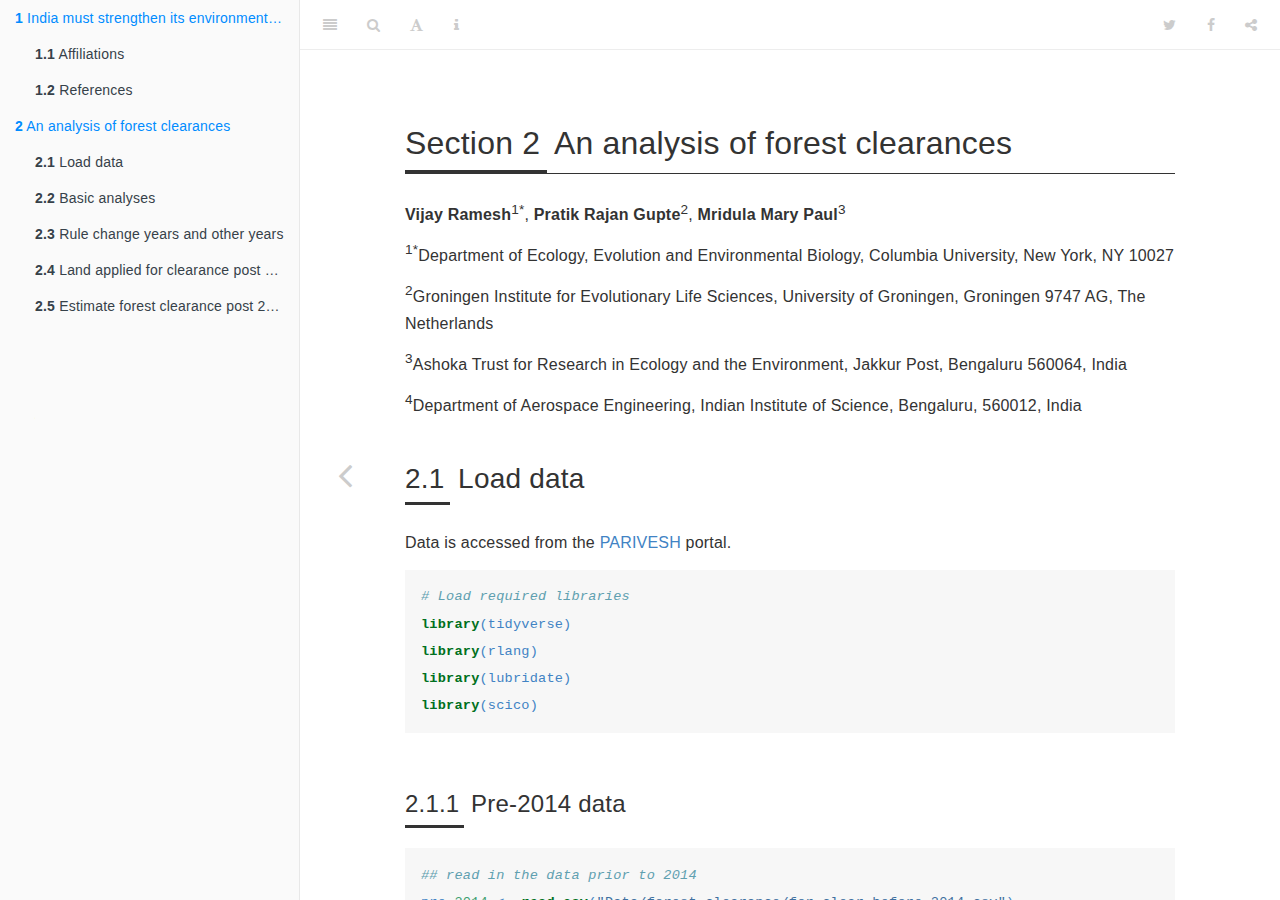
<file: docs/an-analysis-of-forest-clearances.html>
<!DOCTYPE html>
<html lang="" xml:lang="">
<head>

  <meta charset="utf-8" />
  <meta http-equiv="X-UA-Compatible" content="IE=edge" />
  <title>Section 2 An analysis of forest clearances | India must strengthen its environmental governance regime</title>
  <meta name="description" content="Section 2 An analysis of forest clearances | India must strengthen its environmental governance regime" />
  <meta name="generator" content="bookdown 0.19 and GitBook 2.6.7" />

  <meta property="og:title" content="Section 2 An analysis of forest clearances | India must strengthen its environmental governance regime" />
  <meta property="og:type" content="book" />
  
  
  
  <meta name="github-repo" content="pratikunterwegs/forest-clearance-india" />

  <meta name="twitter:card" content="summary" />
  <meta name="twitter:title" content="Section 2 An analysis of forest clearances | India must strengthen its environmental governance regime" />
  
  
  

<meta name="author" content="Vijay Ramesh1*, Pratik Rajan Gupte2, Mridula Mary Paul3" />


<meta name="date" content="2020-08-03" />

  <meta name="viewport" content="width=device-width, initial-scale=1" />
  <meta name="apple-mobile-web-app-capable" content="yes" />
  <meta name="apple-mobile-web-app-status-bar-style" content="black" />
  
  
<link rel="prev" href="index.html"/>

<script src="libs/jquery-2.2.3/jquery.min.js"></script>
<link href="libs/gitbook-2.6.7/css/style.css" rel="stylesheet" />
<link href="libs/gitbook-2.6.7/css/plugin-table.css" rel="stylesheet" />
<link href="libs/gitbook-2.6.7/css/plugin-bookdown.css" rel="stylesheet" />
<link href="libs/gitbook-2.6.7/css/plugin-highlight.css" rel="stylesheet" />
<link href="libs/gitbook-2.6.7/css/plugin-search.css" rel="stylesheet" />
<link href="libs/gitbook-2.6.7/css/plugin-fontsettings.css" rel="stylesheet" />
<link href="libs/gitbook-2.6.7/css/plugin-clipboard.css" rel="stylesheet" />











<style type="text/css">
a.sourceLine { display: inline-block; line-height: 1.25; }
a.sourceLine { pointer-events: none; color: inherit; text-decoration: inherit; }
a.sourceLine:empty { height: 1.2em; }
.sourceCode { overflow: visible; }
code.sourceCode { white-space: pre; position: relative; }
pre.sourceCode { margin: 0; }
@media screen {
div.sourceCode { overflow: auto; }
}
@media print {
code.sourceCode { white-space: pre-wrap; }
a.sourceLine { text-indent: -1em; padding-left: 1em; }
}
pre.numberSource a.sourceLine
  { position: relative; left: -4em; }
pre.numberSource a.sourceLine::before
  { content: attr(title);
    position: relative; left: -1em; text-align: right; vertical-align: baseline;
    border: none; pointer-events: all; display: inline-block;
    -webkit-touch-callout: none; -webkit-user-select: none;
    -khtml-user-select: none; -moz-user-select: none;
    -ms-user-select: none; user-select: none;
    padding: 0 4px; width: 4em;
    color: #aaaaaa;
  }
pre.numberSource { margin-left: 3em; border-left: 1px solid #aaaaaa;  padding-left: 4px; }
div.sourceCode
  {  }
@media screen {
a.sourceLine::before { text-decoration: underline; }
}
code span.al { color: #ff0000; font-weight: bold; } /* Alert */
code span.an { color: #60a0b0; font-weight: bold; font-style: italic; } /* Annotation */
code span.at { color: #7d9029; } /* Attribute */
code span.bn { color: #40a070; } /* BaseN */
code span.bu { } /* BuiltIn */
code span.cf { color: #007020; font-weight: bold; } /* ControlFlow */
code span.ch { color: #4070a0; } /* Char */
code span.cn { color: #880000; } /* Constant */
code span.co { color: #60a0b0; font-style: italic; } /* Comment */
code span.cv { color: #60a0b0; font-weight: bold; font-style: italic; } /* CommentVar */
code span.do { color: #ba2121; font-style: italic; } /* Documentation */
code span.dt { color: #902000; } /* DataType */
code span.dv { color: #40a070; } /* DecVal */
code span.er { color: #ff0000; font-weight: bold; } /* Error */
code span.ex { } /* Extension */
code span.fl { color: #40a070; } /* Float */
code span.fu { color: #06287e; } /* Function */
code span.im { } /* Import */
code span.in { color: #60a0b0; font-weight: bold; font-style: italic; } /* Information */
code span.kw { color: #007020; font-weight: bold; } /* Keyword */
code span.op { color: #666666; } /* Operator */
code span.ot { color: #007020; } /* Other */
code span.pp { color: #bc7a00; } /* Preprocessor */
code span.sc { color: #4070a0; } /* SpecialChar */
code span.ss { color: #bb6688; } /* SpecialString */
code span.st { color: #4070a0; } /* String */
code span.va { color: #19177c; } /* Variable */
code span.vs { color: #4070a0; } /* VerbatimString */
code span.wa { color: #60a0b0; font-weight: bold; font-style: italic; } /* Warning */
</style>

<link rel="stylesheet" href="style.css" type="text/css" />
</head>

<body>



  <div class="book without-animation with-summary font-size-2 font-family-1" data-basepath=".">

    <div class="book-summary">
      <nav role="navigation">

<ul class="summary">
<li class="chapter" data-level="1" data-path="index.html"><a href="index.html"><i class="fa fa-check"></i><b>1</b> India must strengthen its environmental governance regime</a><ul>
<li class="chapter" data-level="1.1" data-path="index.html"><a href="index.html#affiliations"><i class="fa fa-check"></i><b>1.1</b> Affiliations</a></li>
<li class="chapter" data-level="1.2" data-path="index.html"><a href="index.html#references"><i class="fa fa-check"></i><b>1.2</b> References</a></li>
</ul></li>
<li class="chapter" data-level="2" data-path="an-analysis-of-forest-clearances.html"><a href="an-analysis-of-forest-clearances.html"><i class="fa fa-check"></i><b>2</b> An analysis of forest clearances</a><ul>
<li class="chapter" data-level="2.1" data-path="an-analysis-of-forest-clearances.html"><a href="an-analysis-of-forest-clearances.html#load-data"><i class="fa fa-check"></i><b>2.1</b> Load data</a><ul>
<li class="chapter" data-level="2.1.1" data-path="an-analysis-of-forest-clearances.html"><a href="an-analysis-of-forest-clearances.html#pre-2014-data"><i class="fa fa-check"></i><b>2.1.1</b> Pre-2014 data</a></li>
<li class="chapter" data-level="2.1.2" data-path="an-analysis-of-forest-clearances.html"><a href="an-analysis-of-forest-clearances.html#post-2014-data"><i class="fa fa-check"></i><b>2.1.2</b> Post-2014 data</a></li>
<li class="chapter" data-level="2.1.3" data-path="an-analysis-of-forest-clearances.html"><a href="an-analysis-of-forest-clearances.html#bind-data"><i class="fa fa-check"></i><b>2.1.3</b> Bind data</a></li>
</ul></li>
<li class="chapter" data-level="2.2" data-path="an-analysis-of-forest-clearances.html"><a href="an-analysis-of-forest-clearances.html#basic-analyses"><i class="fa fa-check"></i><b>2.2</b> Basic analyses</a><ul>
<li class="chapter" data-level="2.2.1" data-path="an-analysis-of-forest-clearances.html"><a href="an-analysis-of-forest-clearances.html#getting-the-status-of-applications"><i class="fa fa-check"></i><b>2.2.1</b> Getting the status of applications</a></li>
<li class="chapter" data-level="2.2.2" data-path="an-analysis-of-forest-clearances.html"><a href="an-analysis-of-forest-clearances.html#area-applied-for-over-years"><i class="fa fa-check"></i><b>2.2.2</b> Area applied for over years</a></li>
</ul></li>
<li class="chapter" data-level="2.3" data-path="an-analysis-of-forest-clearances.html"><a href="an-analysis-of-forest-clearances.html#rule-change-years-and-other-years"><i class="fa fa-check"></i><b>2.3</b> Rule change years and other years</a><ul>
<li class="chapter" data-level="2.3.1" data-path="an-analysis-of-forest-clearances.html"><a href="an-analysis-of-forest-clearances.html#prepare-data-for-models"><i class="fa fa-check"></i><b>2.3.1</b> Prepare data for models</a></li>
<li class="chapter" data-level="2.3.2" data-path="an-analysis-of-forest-clearances.html"><a href="an-analysis-of-forest-clearances.html#area-in-relation-to-rule-change"><i class="fa fa-check"></i><b>2.3.2</b> Area in relation to rule change</a></li>
<li class="chapter" data-level="2.3.3" data-path="an-analysis-of-forest-clearances.html"><a href="an-analysis-of-forest-clearances.html#area-approved-in-relation-to-rule-change"><i class="fa fa-check"></i><b>2.3.3</b> Area approved in relation to rule change</a></li>
<li class="chapter" data-level="2.3.4" data-path="an-analysis-of-forest-clearances.html"><a href="an-analysis-of-forest-clearances.html#proportion-of-success-in-relation-to-rule-change"><i class="fa fa-check"></i><b>2.3.4</b> Proportion of success in relation to rule change</a></li>
</ul></li>
<li class="chapter" data-level="2.4" data-path="an-analysis-of-forest-clearances.html"><a href="an-analysis-of-forest-clearances.html#land-applied-for-clearance-post-2014"><i class="fa fa-check"></i><b>2.4</b> Land applied for clearance post 2014</a></li>
<li class="chapter" data-level="2.5" data-path="an-analysis-of-forest-clearances.html"><a href="an-analysis-of-forest-clearances.html#estimate-forest-clearance-post-2014"><i class="fa fa-check"></i><b>2.5</b> Estimate forest clearance post 2014</a><ul>
<li class="chapter" data-level="2.5.1" data-path="an-analysis-of-forest-clearances.html"><a href="an-analysis-of-forest-clearances.html#proportion-of-forest-area-approved-pre-2014"><i class="fa fa-check"></i><b>2.5.1</b> Proportion of forest area approved pre-2014</a></li>
<li class="chapter" data-level="2.5.2" data-path="an-analysis-of-forest-clearances.html"><a href="an-analysis-of-forest-clearances.html#total-area-potentially-approved-for-clearance-post-2014"><i class="fa fa-check"></i><b>2.5.2</b> Total area potentially approved for clearance post 2014</a></li>
<li class="chapter" data-level="2.5.3" data-path="an-analysis-of-forest-clearances.html"><a href="an-analysis-of-forest-clearances.html#projected-clearances-in-relation-to-pre-2014-clearances"><i class="fa fa-check"></i><b>2.5.3</b> Projected clearances in relation to pre-2014 clearances</a></li>
</ul></li>
</ul></li>
</ul>

      </nav>
    </div>

    <div class="book-body">
      <div class="body-inner">
        <div class="book-header" role="navigation">
          <h1>
            <i class="fa fa-circle-o-notch fa-spin"></i><a href="./">India must strengthen its environmental governance regime</a>
          </h1>
        </div>

        <div class="page-wrapper" tabindex="-1" role="main">
          <div class="page-inner">

            <section class="normal" id="section-">
<div id="an-analysis-of-forest-clearances" class="section level1">
<h1><span class="header-section-number">Section 2</span> An analysis of forest clearances</h1>
<p><strong>Vijay Ramesh</strong><sup>1*</sup>, <strong>Pratik Rajan Gupte</strong><sup>2</sup>, <strong>Mridula Mary Paul</strong><sup>3</sup></p>
<p><sup>1*</sup>Department of Ecology, Evolution and Environmental Biology, Columbia University, New York, NY 10027</p>
<p><sup>2</sup>Groningen Institute for Evolutionary Life Sciences, University of Groningen, Groningen 9747 AG, The Netherlands</p>
<p><sup>3</sup>Ashoka Trust for Research in Ecology and the Environment, Jakkur Post, Bengaluru 560064, India</p>
<p><sup>4</sup>Department of Aerospace Engineering, Indian Institute of Science, Bengaluru, 560012, India</p>
<div id="load-data" class="section level2">
<h2><span class="header-section-number">2.1</span> Load data</h2>
<p>Data is accessed from the <a href="parivesh.nic.in">PARIVESH</a> portal.</p>
<div class="sourceCode" id="cb1"><pre class="sourceCode r"><code class="sourceCode r"><a class="sourceLine" id="cb1-1" title="1"><span class="co"># Load required libraries</span></a>
<a class="sourceLine" id="cb1-2" title="2"><span class="kw">library</span>(tidyverse)</a>
<a class="sourceLine" id="cb1-3" title="3"><span class="kw">library</span>(rlang)</a>
<a class="sourceLine" id="cb1-4" title="4"><span class="kw">library</span>(lubridate)</a>
<a class="sourceLine" id="cb1-5" title="5"><span class="kw">library</span>(scico)</a></code></pre></div>
<div id="pre-2014-data" class="section level3">
<h3><span class="header-section-number">2.1.1</span> Pre-2014 data</h3>
<div class="sourceCode" id="cb2"><pre class="sourceCode r"><code class="sourceCode r"><a class="sourceLine" id="cb2-1" title="1"><span class="co">## read in the data prior to 2014</span></a>
<a class="sourceLine" id="cb2-2" title="2">pre_<span class="dv">2014</span> &lt;-<span class="st"> </span><span class="kw">read_csv</span>(<span class="st">&quot;Data/forest_clearance/for_clear_before_2014.csv&quot;</span>)</a></code></pre></div>
<pre><code>## Parsed with column specification:
## cols(
##   ID = col_double(),
##   PROPOSAL_NO = col_character(),
##   USER_ID = col_character(),
##   PROPOSAL_NAME = col_character(),
##   CATEGORY = col_character(),
##   USER_AGENCY_NAME = col_character(),
##   AREA_APPLIED = col_double(),
##   DATE_FROM_UA_TO_NODAL = col_character(),
##   STATE_NAME = col_character(),
##   PROPOSAL_STATUS = col_character(),
##   PROPOSAL_STATUS1 = col_character(),
##   RESTATUS = col_character()
## )</code></pre>
<div class="sourceCode" id="cb4"><pre class="sourceCode r"><code class="sourceCode r"><a class="sourceLine" id="cb4-1" title="1"><span class="co"># rename columns</span></a>
<a class="sourceLine" id="cb4-2" title="2">pre_<span class="dv">2014</span> &lt;-<span class="st"> </span>pre_<span class="dv">2014</span> <span class="op">%&gt;%</span><span class="st"> </span></a>
<a class="sourceLine" id="cb4-3" title="3"><span class="st">  `</span><span class="dt">colnames&lt;-</span><span class="st">`</span>(<span class="kw">str_replace_all</span>(<span class="kw">str_to_lower</span>(<span class="kw">colnames</span>(.)),</a>
<a class="sourceLine" id="cb4-4" title="4">                               <span class="st">&quot; &quot;</span>, <span class="st">&quot;_&quot;</span>))</a>
<a class="sourceLine" id="cb4-5" title="5"></a>
<a class="sourceLine" id="cb4-6" title="6"><span class="co"># get year of applications</span></a>
<a class="sourceLine" id="cb4-7" title="7">pre_<span class="dv">2014</span> &lt;-<span class="st"> </span><span class="kw">mutate</span>(pre_<span class="dv">2014</span>,</a>
<a class="sourceLine" id="cb4-8" title="8">                   <span class="dt">year =</span> <span class="kw">year</span>(<span class="kw">dmy</span>(date_from_ua_to_nodal))) <span class="op">%&gt;%</span><span class="st"> </span></a>
<a class="sourceLine" id="cb4-9" title="9"><span class="st">  </span><span class="kw">filter</span>(year <span class="op">&gt;=</span><span class="st"> </span><span class="dv">1994</span>)</a></code></pre></div>
</div>
<div id="post-2014-data" class="section level3">
<h3><span class="header-section-number">2.1.2</span> Post-2014 data</h3>
<p>We do not consider lease renewals in our analysis. This is a simple way to avoid double counting.</p>
<div class="sourceCode" id="cb5"><pre class="sourceCode r"><code class="sourceCode r"><a class="sourceLine" id="cb5-1" title="1"><span class="co"># get the same data for post 2014 period</span></a>
<a class="sourceLine" id="cb5-2" title="2">post_<span class="dv">2014</span> &lt;-<span class="st"> </span><span class="kw">list.files</span>(<span class="st">&quot;Data/forest_clearance/&quot;</span>, </a>
<a class="sourceLine" id="cb5-3" title="3">                        <span class="dt">pattern =</span> <span class="st">&quot;after_2014&quot;</span>,</a>
<a class="sourceLine" id="cb5-4" title="4">                        <span class="dt">full.names =</span> <span class="ot">TRUE</span>) <span class="op">%&gt;%</span><span class="st"> </span></a>
<a class="sourceLine" id="cb5-5" title="5"><span class="st">  </span><span class="kw">str_subset</span>(<span class="st">&quot;Renew&quot;</span>, <span class="dt">negate =</span> T)</a>
<a class="sourceLine" id="cb5-6" title="6">post_<span class="dv">2014</span> &lt;-<span class="st"> </span><span class="kw">map</span>(post_<span class="dv">2014</span>, read_csv)</a></code></pre></div>
<pre><code>## Parsed with column specification:
## cols(
##   id = col_double(),
##   state_name = col_character(),
##   Proposal_no = col_character(),
##   Onlineuserid = col_double(),
##   user_id = col_character(),
##   Proposal_Name = col_character(),
##   category = col_character(),
##   user_agency_name = col_character(),
##   area_applied = col_double(),
##   date_from_ua_to_nodal = col_character(),
##   proposal_status = col_character(),
##   date_of_recomm = col_character(),
##   Undersection_Act = col_character()
## )</code></pre>
<pre><code>## Parsed with column specification:
## cols(
##   id = col_double(),
##   Proposal_no = col_character(),
##   user_id = col_double(),
##   Moef_file_no = col_character(),
##   Proposal_Name = col_character(),
##   category = col_character(),
##   user_agency_name = col_character(),
##   area_applied = col_double(),
##   date_from_ua_to_nodal = col_character(),
##   State_Name = col_character(),
##   proposal_status = col_character(),
##   date_of_recomm = col_character(),
##   user_id1 = col_double()
## )</code></pre>
<pre><code>## Parsed with column specification:
## cols(
##   id = col_double(),
##   state_name = col_character(),
##   Proposal_no = col_character(),
##   Onlineuserid = col_double(),
##   user_id = col_character(),
##   Proposal_Name = col_character(),
##   category = col_character(),
##   user_agency_name = col_character(),
##   area_applied = col_double(),
##   date_from_ua_to_nodal = col_character(),
##   proposal_status = col_character(),
##   date_of_recomm = col_character()
## )</code></pre>
<div class="sourceCode" id="cb9"><pre class="sourceCode r"><code class="sourceCode r"><a class="sourceLine" id="cb9-1" title="1">post_<span class="dv">2014</span> &lt;-<span class="st"> </span><span class="kw">map</span>(post_<span class="dv">2014</span>, <span class="cf">function</span>(x) {</a>
<a class="sourceLine" id="cb9-2" title="2">  <span class="kw">mutate_at</span>(x, <span class="kw">vars</span>(<span class="st">&quot;user_id&quot;</span>), as.character)</a>
<a class="sourceLine" id="cb9-3" title="3">})</a>
<a class="sourceLine" id="cb9-4" title="4">post_<span class="dv">2014</span> &lt;-<span class="st"> </span><span class="kw">bind_rows</span>(post_<span class="dv">2014</span>)</a>
<a class="sourceLine" id="cb9-5" title="5"></a>
<a class="sourceLine" id="cb9-6" title="6">post_<span class="dv">2014</span> &lt;-<span class="st"> </span>post_<span class="dv">2014</span> <span class="op">%&gt;%</span><span class="st"> </span></a>
<a class="sourceLine" id="cb9-7" title="7"><span class="st">  `</span><span class="dt">colnames&lt;-</span><span class="st">`</span>(<span class="kw">str_replace_all</span>(<span class="kw">str_to_lower</span>(<span class="kw">colnames</span>(.)),</a>
<a class="sourceLine" id="cb9-8" title="8">                               <span class="st">&quot; &quot;</span>, <span class="st">&quot;_&quot;</span>))</a>
<a class="sourceLine" id="cb9-9" title="9"></a>
<a class="sourceLine" id="cb9-10" title="10"><span class="co"># get year</span></a>
<a class="sourceLine" id="cb9-11" title="11">post_<span class="dv">2014</span><span class="op">$</span>year &lt;-<span class="st"> </span>post_<span class="dv">2014</span><span class="op">$</span>date_from_ua_to_nodal <span class="op">%&gt;%</span><span class="st"> </span><span class="kw">dmy</span>() <span class="op">%&gt;%</span><span class="st"> </span>year</a></code></pre></div>
</div>
<div id="bind-data" class="section level3">
<h3><span class="header-section-number">2.1.3</span> Bind data</h3>
<div class="sourceCode" id="cb10"><pre class="sourceCode r"><code class="sourceCode r"><a class="sourceLine" id="cb10-1" title="1"><span class="co"># subset</span></a>
<a class="sourceLine" id="cb10-2" title="2">post_<span class="dv">2014</span>_clean &lt;-<span class="st"> </span><span class="kw">select</span>(post_<span class="dv">2014</span>, <span class="kw">any_of</span>(<span class="kw">colnames</span>(pre_<span class="dv">2014</span>)))</a>
<a class="sourceLine" id="cb10-3" title="3"></a>
<a class="sourceLine" id="cb10-4" title="4"><span class="co"># bind</span></a>
<a class="sourceLine" id="cb10-5" title="5">forest_data &lt;-<span class="st"> </span><span class="kw">bind_rows</span>(pre_<span class="dv">2014</span>, post_<span class="dv">2014</span>_clean)</a>
<a class="sourceLine" id="cb10-6" title="6"></a>
<a class="sourceLine" id="cb10-7" title="7"><span class="co"># correct case</span></a>
<a class="sourceLine" id="cb10-8" title="8">forest_data<span class="op">$</span>category &lt;-<span class="st"> </span><span class="kw">str_to_lower</span>(forest_data<span class="op">$</span>category)</a></code></pre></div>
</div>
</div>
<div id="basic-analyses" class="section level2">
<h2><span class="header-section-number">2.2</span> Basic analyses</h2>
<div id="getting-the-status-of-applications" class="section level3">
<h3><span class="header-section-number">2.2.1</span> Getting the status of applications</h3>
<div class="sourceCode" id="cb11"><pre class="sourceCode r"><code class="sourceCode r"><a class="sourceLine" id="cb11-1" title="1"><span class="co"># get broader categories</span></a>
<a class="sourceLine" id="cb11-2" title="2">forest_data &lt;-<span class="st"> </span>forest_data <span class="op">%&gt;%</span><span class="st"> </span></a>
<a class="sourceLine" id="cb11-3" title="3"><span class="st">  </span><span class="kw">mutate</span>(<span class="dt">status =</span> <span class="kw">case_when</span>(</a>
<a class="sourceLine" id="cb11-4" title="4">    <span class="kw">str_detect</span>(proposal_status, </a>
<a class="sourceLine" id="cb11-5" title="5">               <span class="kw">regex</span>(<span class="st">&quot;(PENDING|RETURNED|SECRETARY|COMPLIANCE|Under examination|Draft)&quot;</span>,</a>
<a class="sourceLine" id="cb11-6" title="6">                     <span class="dt">ignore_case =</span> <span class="ot">TRUE</span>)) <span class="op">~</span></a>
<a class="sourceLine" id="cb11-7" title="7"><span class="st">      &quot;pending&quot;</span>,</a>
<a class="sourceLine" id="cb11-8" title="8">    <span class="kw">str_detect</span>(proposal_status, <span class="kw">regex</span>(<span class="st">&quot;APPROVED|IN-PRINCIPLE&quot;</span>,</a>
<a class="sourceLine" id="cb11-9" title="9">                                      <span class="dt">ignore_case =</span> <span class="ot">TRUE</span>)) <span class="op">~</span></a>
<a class="sourceLine" id="cb11-10" title="10"><span class="st">      &quot;successful&quot;</span>,</a>
<a class="sourceLine" id="cb11-11" title="11">    <span class="kw">str_detect</span>(proposal_status, <span class="kw">regex</span>(<span class="st">&quot;REJECTED|REVOKED|WITHDRAWN|CLOSED&quot;</span>,</a>
<a class="sourceLine" id="cb11-12" title="12">                                      <span class="dt">ignore_case =</span> <span class="ot">TRUE</span>)) <span class="op">~</span></a>
<a class="sourceLine" id="cb11-13" title="13"><span class="st">      &quot;unsuccessful&quot;</span>,</a>
<a class="sourceLine" id="cb11-14" title="14">    T <span class="op">~</span><span class="st"> &quot;other&quot;</span></a>
<a class="sourceLine" id="cb11-15" title="15">  ))</a>
<a class="sourceLine" id="cb11-16" title="16"></a>
<a class="sourceLine" id="cb11-17" title="17"><span class="co"># get period</span></a>
<a class="sourceLine" id="cb11-18" title="18">forest_data &lt;-<span class="st"> </span>forest_data <span class="op">%&gt;%</span><span class="st"> </span></a>
<a class="sourceLine" id="cb11-19" title="19"><span class="st">  </span><span class="kw">filter</span>(year <span class="op">&lt;</span><span class="st"> </span><span class="dv">2020</span>) <span class="op">%&gt;%</span><span class="st"> </span></a>
<a class="sourceLine" id="cb11-20" title="20"><span class="st">  </span><span class="kw">mutate</span>(<span class="dt">period =</span> <span class="kw">case_when</span>(</a>
<a class="sourceLine" id="cb11-21" title="21">    year <span class="op">&lt;</span><span class="st"> </span><span class="dv">2006</span> <span class="op">~</span><span class="st"> &quot;2000 - 2005&quot;</span>,</a>
<a class="sourceLine" id="cb11-22" title="22">    year <span class="op">&gt;=</span><span class="st"> </span><span class="dv">2006</span> <span class="op">&amp;</span><span class="st"> </span>year <span class="op">&lt;</span><span class="st"> </span><span class="dv">2014</span> <span class="op">~</span><span class="st"> &quot;2006 - 2013&quot;</span>,</a>
<a class="sourceLine" id="cb11-23" title="23">    year <span class="op">&gt;=</span><span class="st"> </span><span class="dv">2014</span> <span class="op">~</span><span class="st"> &quot;2014 - 2019&quot;</span>,</a>
<a class="sourceLine" id="cb11-24" title="24">    T <span class="op">~</span><span class="st"> </span><span class="ot">NA_character_</span></a>
<a class="sourceLine" id="cb11-25" title="25">  )) <span class="op">%&gt;%</span><span class="st"> </span></a>
<a class="sourceLine" id="cb11-26" title="26"><span class="st">  </span><span class="kw">drop_na</span>(period)</a>
<a class="sourceLine" id="cb11-27" title="27"></a>
<a class="sourceLine" id="cb11-28" title="28"><span class="co"># relevel factors</span></a>
<a class="sourceLine" id="cb11-29" title="29">forest_data &lt;-<span class="st"> </span>forest_data <span class="op">%&gt;%</span><span class="st"> </span></a>
<a class="sourceLine" id="cb11-30" title="30"><span class="st">  </span><span class="kw">mutate</span>(<span class="dt">status =</span> forcats<span class="op">::</span><span class="kw">fct_relevel</span>(status,</a>
<a class="sourceLine" id="cb11-31" title="31">                                       <span class="st">&quot;successful&quot;</span>,</a>
<a class="sourceLine" id="cb11-32" title="32">                                       <span class="st">&quot;pending&quot;</span>,</a>
<a class="sourceLine" id="cb11-33" title="33">                                       <span class="st">&quot;unsuccessful&quot;</span>,</a>
<a class="sourceLine" id="cb11-34" title="34">                                       <span class="st">&quot;other&quot;</span>))</a>
<a class="sourceLine" id="cb11-35" title="35"></a>
<a class="sourceLine" id="cb11-36" title="36"><span class="co"># remove duplicate user ids</span></a></code></pre></div>
</div>
<div id="area-applied-for-over-years" class="section level3">
<h3><span class="header-section-number">2.2.2</span> Area applied for over years</h3>
<div class="sourceCode" id="cb12"><pre class="sourceCode r"><code class="sourceCode r"><a class="sourceLine" id="cb12-1" title="1">  <span class="kw">ggplot</span>() <span class="op">+</span></a>
<a class="sourceLine" id="cb12-2" title="2"><span class="st">  </span><span class="kw">geom_vline</span>(<span class="dt">xintercept =</span> <span class="kw">c</span>(<span class="kw">c</span>(<span class="dv">1994</span>, <span class="dv">2006</span>, <span class="dv">2014</span>)),</a>
<a class="sourceLine" id="cb12-3" title="3">             <span class="dt">col =</span> <span class="st">&quot;indianred&quot;</span>, <span class="dt">size =</span> <span class="fl">0.2</span>,</a>
<a class="sourceLine" id="cb12-4" title="4">             <span class="dt">lty =</span> <span class="kw">c</span>(<span class="dv">1</span>, <span class="dv">1</span>, <span class="dv">3</span>)) <span class="op">+</span></a>
<a class="sourceLine" id="cb12-5" title="5"><span class="st">  </span><span class="kw">stat_count</span>(<span class="dt">data =</span> forest_data <span class="op">%&gt;%</span><span class="st"> </span></a>
<a class="sourceLine" id="cb12-6" title="6"><span class="st">               </span><span class="kw">filter</span>(<span class="op">!</span>status <span class="op">%in%</span><span class="st"> &quot;other&quot;</span>),</a>
<a class="sourceLine" id="cb12-7" title="7">               <span class="kw">aes</span>(<span class="dt">x =</span> year, <span class="dt">fill =</span> status,</a>
<a class="sourceLine" id="cb12-8" title="8">                   <span class="dt">weight =</span> area_applied <span class="op">*</span><span class="st"> </span><span class="fl">0.01</span>),</a>
<a class="sourceLine" id="cb12-9" title="9">             <span class="co"># width = 0.75,</span></a>
<a class="sourceLine" id="cb12-10" title="10">             <span class="dt">size =</span> <span class="fl">0.1</span>,</a>
<a class="sourceLine" id="cb12-11" title="11">             <span class="dt">geom =</span> <span class="st">&quot;bar&quot;</span>, </a>
<a class="sourceLine" id="cb12-12" title="12">             <span class="dt">position =</span> <span class="st">&quot;stack&quot;</span>,</a>
<a class="sourceLine" id="cb12-13" title="13">             <span class="dt">col =</span> <span class="st">&quot;grey30&quot;</span>) <span class="op">+</span></a>
<a class="sourceLine" id="cb12-14" title="14"><span class="st">  </span><span class="kw">annotate</span>(<span class="st">&quot;text&quot;</span>,</a>
<a class="sourceLine" id="cb12-15" title="15">           <span class="dt">x =</span> <span class="kw">c</span>(<span class="dv">1994</span>, <span class="dv">2006</span>, <span class="dv">2014</span>)<span class="op">-</span><span class="kw">c</span>(<span class="fl">0.5</span>),</a>
<a class="sourceLine" id="cb12-16" title="16">           <span class="dt">y =</span> <span class="dv">4500</span>,</a>
<a class="sourceLine" id="cb12-17" title="17">           <span class="dt">size =</span> <span class="fl">2.5</span>,</a>
<a class="sourceLine" id="cb12-18" title="18">           <span class="dt">label =</span> <span class="kw">c</span>(<span class="st">&quot;EIA Notification issued&quot;</span>, </a>
<a class="sourceLine" id="cb12-19" title="19">                     <span class="st">&quot;EIA Notification amended&quot;</span>,</a>
<a class="sourceLine" id="cb12-20" title="20">                     <span class="st">&quot;MoEFCC database changes&quot;</span>),</a>
<a class="sourceLine" id="cb12-21" title="21">           <span class="dt">col =</span> <span class="kw">c</span>(<span class="st">&quot;grey20&quot;</span>, <span class="st">&quot;grey20&quot;</span>, <span class="st">&quot;grey80&quot;</span>),</a>
<a class="sourceLine" id="cb12-22" title="22">           <span class="dt">angle =</span> <span class="dv">90</span>) <span class="op">+</span></a>
<a class="sourceLine" id="cb12-23" title="23"><span class="st">  </span><span class="kw">scale_x_continuous</span>(<span class="dt">guide =</span> <span class="kw">guide_axis</span>(<span class="dt">n.dodge =</span> <span class="dv">2</span>),</a>
<a class="sourceLine" id="cb12-24" title="24">                   <span class="dt">label =</span> str_to_title,</a>
<a class="sourceLine" id="cb12-25" title="25">                   <span class="dt">breaks =</span> <span class="dv">1994</span><span class="op">:</span><span class="dv">2019</span>)<span class="op">+</span></a>
<a class="sourceLine" id="cb12-26" title="26"><span class="st">  </span><span class="kw">scale_y_continuous</span>(<span class="dt">labels =</span> scales<span class="op">::</span><span class="kw">comma_format</span>(<span class="dt">suffix =</span> <span class="st">&quot; sq. km.&quot;</span>),</a>
<a class="sourceLine" id="cb12-27" title="27">                     <span class="dt">breaks =</span> <span class="kw">seq</span>(<span class="dv">2</span>,<span class="dv">6</span>,<span class="dv">2</span>)<span class="op">*</span><span class="fl">1e3</span>) <span class="op">+</span></a>
<a class="sourceLine" id="cb12-28" title="28"><span class="st">  </span><span class="kw">scale_fill_scico_d</span>(<span class="dt">palette =</span> <span class="st">&quot;vik&quot;</span>,</a>
<a class="sourceLine" id="cb12-29" title="29">                     <span class="dt">begin =</span> <span class="fl">0.3</span>, <span class="dt">end =</span> <span class="fl">0.7</span>,</a>
<a class="sourceLine" id="cb12-30" title="30">                     <span class="dt">direction =</span> <span class="dv">1</span>,</a>
<a class="sourceLine" id="cb12-31" title="31">                     <span class="dt">name =</span> <span class="st">&quot;Proposal status&quot;</span>,</a>
<a class="sourceLine" id="cb12-32" title="32">                     <span class="dt">labels =</span> <span class="kw">c</span>(<span class="st">&quot;Successful&quot;</span>, <span class="st">&quot;Pending&quot;</span>, <span class="st">&quot;Unsuccessful&quot;</span>)) <span class="op">+</span></a>
<a class="sourceLine" id="cb12-33" title="33"><span class="st">  </span><span class="kw">theme_test</span>(<span class="dt">base_family =</span> <span class="st">&quot;IBM Plex Sans&quot;</span>,</a>
<a class="sourceLine" id="cb12-34" title="34">             <span class="dt">base_size =</span> <span class="dv">8</span>)<span class="op">+</span></a>
<a class="sourceLine" id="cb12-35" title="35"><span class="st">  </span><span class="kw">theme</span>(<span class="dt">legend.position =</span> <span class="kw">c</span>(<span class="fl">0.2</span>,<span class="fl">0.85</span>),</a>
<a class="sourceLine" id="cb12-36" title="36">        <span class="dt">axis.text.y =</span> <span class="kw">element_text</span>(<span class="dt">angle =</span> <span class="dv">90</span>,</a>
<a class="sourceLine" id="cb12-37" title="37">                                   <span class="dt">hjust =</span> <span class="fl">0.5</span>),</a>
<a class="sourceLine" id="cb12-38" title="38">        <span class="dt">axis.text.x =</span> <span class="kw">element_text</span>(<span class="dt">size =</span> <span class="dv">5</span>),</a>
<a class="sourceLine" id="cb12-39" title="39">        <span class="dt">panel.grid.major.y =</span> <span class="kw">element_line</span>(<span class="dt">size =</span> <span class="fl">0.1</span>,</a>
<a class="sourceLine" id="cb12-40" title="40">                                          <span class="dt">colour =</span> <span class="st">&quot;grey&quot;</span>),</a>
<a class="sourceLine" id="cb12-41" title="41">        <span class="dt">panel.grid.minor.y =</span> <span class="kw">element_line</span>(<span class="dt">size =</span> <span class="fl">0.1</span>,</a>
<a class="sourceLine" id="cb12-42" title="42">                                          <span class="dt">colour =</span> <span class="st">&quot;grey&quot;</span>))<span class="op">+</span></a>
<a class="sourceLine" id="cb12-43" title="43"><span class="st">  </span><span class="co"># facet_grid(~period, scales = &quot;free_x&quot;) +</span></a>
<a class="sourceLine" id="cb12-44" title="44"><span class="st">  </span><span class="kw">coord_cartesian</span>(<span class="dt">xlim =</span> <span class="kw">c</span>(<span class="dv">1993</span>, <span class="dv">2020</span>),</a>
<a class="sourceLine" id="cb12-45" title="45">                  <span class="dt">ylim =</span> <span class="kw">c</span>(<span class="dv">0</span>, <span class="dv">7000</span>),</a>
<a class="sourceLine" id="cb12-46" title="46">                  <span class="dt">expand =</span> F) <span class="op">+</span></a>
<a class="sourceLine" id="cb12-47" title="47"><span class="st">  </span><span class="kw">labs</span>(<span class="dt">x =</span> <span class="st">&quot;Year of proposal&quot;</span>,</a>
<a class="sourceLine" id="cb12-48" title="48">       <span class="dt">y =</span> <span class="st">&quot;Forest area proposed to be cleared&quot;</span>)</a></code></pre></div>
<div class="figure"><span id="fig:unnamed-chunk-6"></span>
<img src="Forest-Clearances-India_files/figure-html/unnamed-chunk-6-1.png" alt="Forest area (in sq. km.) proposed for clearance over the years 1994 -- 2019, coloured to show the fraction approved (blue), rejected (brown), and pending decision (grey). Projects applied for nearly twice as much area to be cleared in years when or shortly after a new EIA notification was adopted (1995 and 2006), as in other years. Since the approval rate did not differ significantly among years, 1995 and 2006 saw 814% more forest clearances approved than other years." width="672" />
<p class="caption">
Figure 2.1: Forest area (in sq. km.) proposed for clearance over the years 1994 – 2019, coloured to show the fraction approved (blue), rejected (brown), and pending decision (grey). Projects applied for nearly twice as much area to be cleared in years when or shortly after a new EIA notification was adopted (1995 and 2006), as in other years. Since the approval rate did not differ significantly among years, 1995 and 2006 saw 814% more forest clearances approved than other years.
</p>
</div>
<div class="sourceCode" id="cb13"><pre class="sourceCode r"><code class="sourceCode r"><a class="sourceLine" id="cb13-1" title="1"><span class="kw">ggsave</span>(<span class="st">&quot;Figures/fig_area_by_year.png&quot;</span>,</a>
<a class="sourceLine" id="cb13-2" title="2">       <span class="dt">dpi =</span> <span class="dv">300</span>,</a>
<a class="sourceLine" id="cb13-3" title="3">       <span class="dt">height =</span> <span class="dv">4</span>, <span class="dt">width =</span> <span class="dv">4</span>)</a></code></pre></div>
</div>
</div>
<div id="rule-change-years-and-other-years" class="section level2">
<h2><span class="header-section-number">2.3</span> Rule change years and other years</h2>
<div id="prepare-data-for-models" class="section level3">
<h3><span class="header-section-number">2.3.1</span> Prepare data for models</h3>
<div class="sourceCode" id="cb14"><pre class="sourceCode r"><code class="sourceCode r"><a class="sourceLine" id="cb14-1" title="1">data_rule_change &lt;-<span class="st"> </span>forest_data <span class="op">%&gt;%</span></a>
<a class="sourceLine" id="cb14-2" title="2"><span class="st">  </span><span class="kw">group_by</span>(year, period) <span class="op">%&gt;%</span><span class="st"> </span></a>
<a class="sourceLine" id="cb14-3" title="3"><span class="st">  </span><span class="kw">summarise</span>(<span class="dt">total_area =</span> <span class="kw">sum</span>(area_applied),</a>
<a class="sourceLine" id="cb14-4" title="4">            <span class="dt">proportion_approved =</span> <span class="kw">length</span>(status[status <span class="op">==</span><span class="st"> &quot;successful&quot;</span>]) </a>
<a class="sourceLine" id="cb14-5" title="5">            <span class="op">/</span><span class="st"> </span><span class="kw">length</span>(status)) <span class="op">%&gt;%</span><span class="st"> </span></a>
<a class="sourceLine" id="cb14-6" title="6"><span class="st">  </span><span class="kw">mutate</span>(<span class="dt">event =</span> <span class="kw">if_else</span>(year <span class="op">%in%</span><span class="st"> </span><span class="kw">c</span>(<span class="dv">1995</span>, <span class="dv">2006</span>),</a>
<a class="sourceLine" id="cb14-7" title="7">                         <span class="st">&quot;rule change&quot;</span>, <span class="st">&quot;other&quot;</span>))</a></code></pre></div>
<pre><code>## `summarise()` regrouping output by &#39;year&#39; (override with `.groups` argument)</code></pre>
</div>
<div id="area-in-relation-to-rule-change" class="section level3">
<h3><span class="header-section-number">2.3.2</span> Area in relation to rule change</h3>
<div class="sourceCode" id="cb16"><pre class="sourceCode r"><code class="sourceCode r"><a class="sourceLine" id="cb16-1" title="1"><span class="co"># fit a simple linear model for area</span></a>
<a class="sourceLine" id="cb16-2" title="2"><span class="co"># quasipoisson for overdispersion</span></a>
<a class="sourceLine" id="cb16-3" title="3">model_area &lt;-<span class="st"> </span><span class="kw">glm</span>(total_area <span class="op">~</span><span class="st"> </span>event, </a>
<a class="sourceLine" id="cb16-4" title="4">   <span class="dt">data =</span> data_rule_change,</a>
<a class="sourceLine" id="cb16-5" title="5">   <span class="dt">family =</span> <span class="st">&quot;quasipoisson&quot;</span>)</a>
<a class="sourceLine" id="cb16-6" title="6"></a>
<a class="sourceLine" id="cb16-7" title="7"><span class="co"># print model summary</span></a>
<a class="sourceLine" id="cb16-8" title="8"><span class="kw">summary</span>(model_area)</a></code></pre></div>
<pre><code>## 
## Call:
## glm(formula = total_area ~ event, family = &quot;quasipoisson&quot;, data = data_rule_change)
## 
## Deviance Residuals: 
##     Min       1Q   Median       3Q      Max  
## -309.63  -199.01  -146.08    47.31  1072.18  
## 
## Coefficients:
##                  Estimate Std. Error t value Pr(&gt;|t|)    
## (Intercept)       11.6931     0.2179   53.66   &lt;2e-16 ***
## eventrule change   1.0972     0.4875    2.25   0.0339 *  
## ---
## Signif. codes:  0 &#39;***&#39; 0.001 &#39;**&#39; 0.01 &#39;*&#39; 0.05 &#39;.&#39; 0.1 &#39; &#39; 1
## 
## (Dispersion parameter for quasipoisson family taken to be 136467.7)
## 
##     Null deviance: 2657597  on 25  degrees of freedom
## Residual deviance: 2109080  on 24  degrees of freedom
## AIC: NA
## 
## Number of Fisher Scoring iterations: 5</code></pre>
<div class="sourceCode" id="cb18"><pre class="sourceCode r"><code class="sourceCode r"><a class="sourceLine" id="cb18-1" title="1"><span class="co"># print means and sd</span></a>
<a class="sourceLine" id="cb18-2" title="2">data_area_summary &lt;-<span class="st"> </span><span class="kw">group_by</span>(data_rule_change, event) <span class="op">%&gt;%</span><span class="st"> </span></a>
<a class="sourceLine" id="cb18-3" title="3"><span class="st">  </span><span class="kw">mutate</span>(<span class="dt">total_area_km =</span> total_area <span class="op">*</span><span class="st"> </span><span class="fl">0.01</span>) <span class="op">%&gt;%</span><span class="st"> </span></a>
<a class="sourceLine" id="cb18-4" title="4"><span class="st">  </span><span class="kw">summarise_at</span>(<span class="kw">vars</span>(<span class="st">&quot;total_area_km&quot;</span>), <span class="dt">.funs =</span> <span class="kw">list</span>(<span class="dt">mean_area =</span> mean, </a>
<a class="sourceLine" id="cb18-5" title="5">                                                <span class="dt">sd_area =</span> sd))</a>
<a class="sourceLine" id="cb18-6" title="6"></a>
<a class="sourceLine" id="cb18-7" title="7">data_area_summary <span class="op">%&gt;%</span><span class="st"> </span></a>
<a class="sourceLine" id="cb18-8" title="8"><span class="st">  </span>knitr<span class="op">::</span><span class="kw">kable</span>()</a></code></pre></div>
<table>
<thead>
<tr class="header">
<th align="left">event</th>
<th align="right">mean_area</th>
<th align="right">sd_area</th>
</tr>
</thead>
<tbody>
<tr class="odd">
<td align="left">other</td>
<td align="right">1197.466</td>
<td align="right">1303.2068</td>
</tr>
<tr class="even">
<td align="left">rule change</td>
<td align="right">3587.178</td>
<td align="right">687.2126</td>
</tr>
</tbody>
</table>
<div class="sourceCode" id="cb19"><pre class="sourceCode r"><code class="sourceCode r"><a class="sourceLine" id="cb19-1" title="1"><span class="co"># print % difference relative to normal years</span></a>
<a class="sourceLine" id="cb19-2" title="2"><span class="kw">abs</span>(<span class="kw">diff</span>(data_area_summary<span class="op">$</span>mean_area)) <span class="op">/</span><span class="st"> </span><span class="kw">min</span>(data_area_summary<span class="op">$</span>mean_area)</a></code></pre></div>
<pre><code>## [1] 1.99564</code></pre>
<p>In years in which EIA rules were changed (1995 and 2006), applications are made to clear 200% more forest land than in other years.</p>
</div>
<div id="area-approved-in-relation-to-rule-change" class="section level3">
<h3><span class="header-section-number">2.3.3</span> Area approved in relation to rule change</h3>
<div class="sourceCode" id="cb21"><pre class="sourceCode r"><code class="sourceCode r"><a class="sourceLine" id="cb21-1" title="1"><span class="co"># summarise the data and print</span></a>
<a class="sourceLine" id="cb21-2" title="2">data_area_approved &lt;-</a>
<a class="sourceLine" id="cb21-3" title="3">forest_data <span class="op">%&gt;%</span><span class="st"> </span></a>
<a class="sourceLine" id="cb21-4" title="4"><span class="st">  </span><span class="kw">filter</span>(status <span class="op">==</span><span class="st"> &quot;successful&quot;</span>) <span class="op">%&gt;%</span><span class="st"> </span></a>
<a class="sourceLine" id="cb21-5" title="5"><span class="st">  </span><span class="kw">group_by</span>(year) <span class="op">%&gt;%</span><span class="st"> </span></a>
<a class="sourceLine" id="cb21-6" title="6"><span class="st">  </span><span class="kw">summarise</span>(<span class="dt">total_area =</span> <span class="kw">sum</span>(area_applied)) <span class="op">%&gt;%</span></a>
<a class="sourceLine" id="cb21-7" title="7"><span class="st">  </span><span class="kw">mutate</span>(<span class="dt">event =</span> <span class="kw">if_else</span>(year <span class="op">%in%</span><span class="st"> </span><span class="kw">c</span>(<span class="dv">1995</span>, <span class="dv">2006</span>),</a>
<a class="sourceLine" id="cb21-8" title="8">                         <span class="st">&quot;rule change&quot;</span>, <span class="st">&quot;other&quot;</span>))</a></code></pre></div>
<pre><code>## `summarise()` ungrouping output (override with `.groups` argument)</code></pre>
<div class="sourceCode" id="cb23"><pre class="sourceCode r"><code class="sourceCode r"><a class="sourceLine" id="cb23-1" title="1"><span class="co"># fit a simple linear model for area approved</span></a>
<a class="sourceLine" id="cb23-2" title="2"><span class="co"># quasipoisson for overdispersion</span></a>
<a class="sourceLine" id="cb23-3" title="3">model_area_approved &lt;-<span class="st"> </span><span class="kw">glm</span>(total_area <span class="op">~</span><span class="st"> </span>event, </a>
<a class="sourceLine" id="cb23-4" title="4">   <span class="dt">data =</span> data_area_approved,</a>
<a class="sourceLine" id="cb23-5" title="5">   <span class="dt">family =</span> <span class="st">&quot;quasipoisson&quot;</span>)</a>
<a class="sourceLine" id="cb23-6" title="6"></a>
<a class="sourceLine" id="cb23-7" title="7"><span class="co"># print model summary</span></a>
<a class="sourceLine" id="cb23-8" title="8"><span class="kw">summary</span>(model_area_approved)</a></code></pre></div>
<pre><code>## 
## Call:
## glm(formula = total_area ~ event, family = &quot;quasipoisson&quot;, data = data_area_approved)
## 
## Deviance Residuals: 
##     Min       1Q   Median       3Q      Max  
## -205.34   -67.68   -33.48    53.50   256.72  
## 
## Coefficients:
##                  Estimate Std. Error t value Pr(&gt;|t|)    
## (Intercept)       10.3169     0.1171   88.13  &lt; 2e-16 ***
## eventrule change   2.2122     0.1781   12.42 6.07e-12 ***
## ---
## Signif. codes:  0 &#39;***&#39; 0.001 &#39;**&#39; 0.01 &#39;*&#39; 0.05 &#39;.&#39; 0.1 &#39; &#39; 1
## 
## (Dispersion parameter for quasipoisson family taken to be 9946.432)
## 
##     Null deviance: 1425074  on 25  degrees of freedom
## Residual deviance:  223003  on 24  degrees of freedom
## AIC: NA
## 
## Number of Fisher Scoring iterations: 4</code></pre>
<div class="sourceCode" id="cb25"><pre class="sourceCode r"><code class="sourceCode r"><a class="sourceLine" id="cb25-1" title="1"><span class="co"># print table</span></a>
<a class="sourceLine" id="cb25-2" title="2">data_area_approved_summary &lt;-<span class="st"> </span>data_area_approved <span class="op">%&gt;%</span></a>
<a class="sourceLine" id="cb25-3" title="3"><span class="st">  </span><span class="kw">mutate</span>(<span class="dt">total_area_km =</span> total_area <span class="op">*</span><span class="st"> </span><span class="fl">0.01</span>) <span class="op">%&gt;%</span><span class="st"> </span></a>
<a class="sourceLine" id="cb25-4" title="4"><span class="st">  </span><span class="kw">group_by</span>(event) <span class="op">%&gt;%</span><span class="st"> </span></a>
<a class="sourceLine" id="cb25-5" title="5"><span class="st">  </span><span class="kw">summarise_at</span>(<span class="kw">vars</span>(<span class="st">&quot;total_area_km&quot;</span>), <span class="dt">.funs =</span> <span class="kw">list</span>(<span class="dt">mean_area =</span> mean, </a>
<a class="sourceLine" id="cb25-6" title="6">                                                <span class="dt">sd_area =</span> sd))</a>
<a class="sourceLine" id="cb25-7" title="7"></a>
<a class="sourceLine" id="cb25-8" title="8">data_area_approved_summary <span class="op">%&gt;%</span></a>
<a class="sourceLine" id="cb25-9" title="9"><span class="st">  </span>knitr<span class="op">::</span><span class="kw">kable</span>()</a></code></pre></div>
<table>
<thead>
<tr class="header">
<th align="left">event</th>
<th align="right">mean_area</th>
<th align="right">sd_area</th>
</tr>
</thead>
<tbody>
<tr class="odd">
<td align="left">other</td>
<td align="right">302.4002</td>
<td align="right">173.0824</td>
</tr>
<tr class="even">
<td align="left">rule change</td>
<td align="right">2762.6557</td>
<td align="right">547.5280</td>
</tr>
</tbody>
</table>
<p>In years in which EIA rules were changed (1995 and 2006), 814% more forest land was approved for clearance than in other years.</p>
</div>
<div id="proportion-of-success-in-relation-to-rule-change" class="section level3">
<h3><span class="header-section-number">2.3.4</span> Proportion of success in relation to rule change</h3>
<div class="sourceCode" id="cb26"><pre class="sourceCode r"><code class="sourceCode r"><a class="sourceLine" id="cb26-1" title="1"><span class="co"># add time to present as a linear predictor</span></a>
<a class="sourceLine" id="cb26-2" title="2">data_rule_change &lt;-<span class="st"> </span>data_rule_change <span class="op">%&gt;%</span><span class="st"> </span></a>
<a class="sourceLine" id="cb26-3" title="3"><span class="st">  </span><span class="kw">mutate</span>(<span class="dt">time_to_present =</span> <span class="dv">2020</span> <span class="op">-</span><span class="st"> </span>year)</a>
<a class="sourceLine" id="cb26-4" title="4"></a>
<a class="sourceLine" id="cb26-5" title="5"><span class="co"># fit a simple glm with binomial family</span></a>
<a class="sourceLine" id="cb26-6" title="6">model_approval &lt;-<span class="st"> </span><span class="kw">glm</span>(proportion_approved <span class="op">~</span><span class="st"> </span>event <span class="op">+</span><span class="st"> </span></a>
<a class="sourceLine" id="cb26-7" title="7"><span class="st">                        </span>time_to_present,</a>
<a class="sourceLine" id="cb26-8" title="8">                      <span class="dt">data =</span> data_rule_change,</a>
<a class="sourceLine" id="cb26-9" title="9">                      <span class="dt">family =</span> <span class="st">&quot;binomial&quot;</span>)</a></code></pre></div>
<pre><code>## Warning in eval(family$initialize): non-integer #successes in a binomial glm!</code></pre>
<div class="sourceCode" id="cb28"><pre class="sourceCode r"><code class="sourceCode r"><a class="sourceLine" id="cb28-1" title="1"><span class="co"># print summary</span></a>
<a class="sourceLine" id="cb28-2" title="2"><span class="kw">summary</span>(model_approval)</a></code></pre></div>
<pre><code>## 
## Call:
## glm(formula = proportion_approved ~ event + time_to_present, 
##     family = &quot;binomial&quot;, data = data_rule_change)
## 
## Deviance Residuals: 
##      Min        1Q    Median        3Q       Max  
## -0.41500  -0.18068  -0.05278   0.21090   0.38848  
## 
## Coefficients:
##                  Estimate Std. Error z value Pr(&gt;|z|)
## (Intercept)      -0.49830    0.84153  -0.592    0.554
## eventrule change -0.03236    1.72964  -0.019    0.985
## time_to_present   0.08115    0.06037   1.344    0.179
## 
## (Dispersion parameter for binomial family taken to be 1)
## 
##     Null deviance: 3.4509  on 25  degrees of freedom
## Residual deviance: 1.4007  on 23  degrees of freedom
## AIC: 28.866
## 
## Number of Fisher Scoring iterations: 4</code></pre>
</div>
</div>
<div id="land-applied-for-clearance-post-2014" class="section level2">
<h2><span class="header-section-number">2.4</span> Land applied for clearance post 2014</h2>
<div class="sourceCode" id="cb30"><pre class="sourceCode r"><code class="sourceCode r"><a class="sourceLine" id="cb30-1" title="1"><span class="co"># how much area on average applied for before and after 2014</span></a>
<a class="sourceLine" id="cb30-2" title="2">area_by_<span class="dv">2014</span> &lt;-<span class="st"> </span>forest_data <span class="op">%&gt;%</span><span class="st"> </span></a>
<a class="sourceLine" id="cb30-3" title="3"><span class="st">  </span><span class="kw">mutate</span>(<span class="dt">period =</span> <span class="kw">ifelse</span>(year <span class="op">&lt;</span><span class="st"> </span><span class="dv">2014</span>, <span class="st">&quot;pre-2014&quot;</span>, <span class="st">&quot;post-2014&quot;</span>)) <span class="op">%&gt;%</span><span class="st"> </span></a>
<a class="sourceLine" id="cb30-4" title="4"><span class="st">  </span><span class="kw">group_by</span>(year, period) <span class="op">%&gt;%</span><span class="st"> </span></a>
<a class="sourceLine" id="cb30-5" title="5"><span class="st">  </span><span class="kw">summarise</span>(<span class="dt">area_applied =</span> <span class="kw">sum</span>(area_applied)) <span class="op">%&gt;%</span><span class="st"> </span></a>
<a class="sourceLine" id="cb30-6" title="6"><span class="st">  </span><span class="kw">group_by</span>(period) <span class="op">%&gt;%</span><span class="st"> </span></a>
<a class="sourceLine" id="cb30-7" title="7"><span class="st">  </span><span class="kw">summarise_at</span>(<span class="kw">vars</span>(area_applied), <span class="kw">list</span>(<span class="dt">mean_area_per_year =</span> mean))</a></code></pre></div>
<pre><code>## `summarise()` regrouping output by &#39;year&#39; (override with `.groups` argument)</code></pre>
<div class="sourceCode" id="cb32"><pre class="sourceCode r"><code class="sourceCode r"><a class="sourceLine" id="cb32-1" title="1"><span class="co"># print data</span></a>
<a class="sourceLine" id="cb32-2" title="2">knitr<span class="op">::</span><span class="kw">kable</span>(area_by_<span class="dv">2014</span>)</a></code></pre></div>
<table>
<thead>
<tr class="header">
<th align="left">period</th>
<th align="right">mean_area_per_year</th>
</tr>
</thead>
<tbody>
<tr class="odd">
<td align="left">post-2014</td>
<td align="right">255279.3</td>
</tr>
<tr class="even">
<td align="left">pre-2014</td>
<td align="right">102984.0</td>
</tr>
</tbody>
</table>
</div>
<div id="estimate-forest-clearance-post-2014" class="section level2">
<h2><span class="header-section-number">2.5</span> Estimate forest clearance post 2014</h2>
<div id="proportion-of-forest-area-approved-pre-2014" class="section level3">
<h3><span class="header-section-number">2.5.1</span> Proportion of forest area approved pre-2014</h3>
<p>Here, we look at the proportion of forest area successfully applied to be cleared. We disregard “pending” applications as their outcome is unknown.</p>
<div class="sourceCode" id="cb33"><pre class="sourceCode r"><code class="sourceCode r"><a class="sourceLine" id="cb33-1" title="1"><span class="co"># how much land area was successful as a proportion of decided proposals</span></a>
<a class="sourceLine" id="cb33-2" title="2">prop_area_approved_pre2014 &lt;-<span class="st"> </span>forest_data <span class="op">%&gt;%</span></a>
<a class="sourceLine" id="cb33-3" title="3"><span class="st">  </span><span class="kw">filter</span>(year <span class="op">&lt;</span><span class="st"> </span><span class="dv">2014</span>) <span class="op">%&gt;%</span><span class="st">  </span></a>
<a class="sourceLine" id="cb33-4" title="4"><span class="st">  </span><span class="kw">summarise</span>(<span class="dt">prop_area_approved_pre_2014 =</span> <span class="kw">sum</span>(area_applied[status <span class="op">==</span><span class="st"> &quot;successful&quot;</span>]) <span class="op">/</span><span class="st"> </span></a>
<a class="sourceLine" id="cb33-5" title="5"><span class="st">              </span><span class="kw">sum</span>(area_applied[status <span class="op">%in%</span><span class="st"> </span><span class="kw">c</span>(<span class="st">&quot;successful&quot;</span>, <span class="st">&quot;unsuccessful&quot;</span>)]))</a>
<a class="sourceLine" id="cb33-6" title="6"></a>
<a class="sourceLine" id="cb33-7" title="7"><span class="co"># total area approved for clearance</span></a>
<a class="sourceLine" id="cb33-8" title="8">total_area_approved_pre2014 &lt;-<span class="st"> </span>forest_data <span class="op">%&gt;%</span></a>
<a class="sourceLine" id="cb33-9" title="9"><span class="st">  </span><span class="kw">filter</span>(year <span class="op">&lt;</span><span class="st"> </span><span class="dv">2014</span>, status <span class="op">==</span><span class="st"> &quot;unsuccessful&quot;</span>) <span class="op">%&gt;%</span><span class="st">  </span></a>
<a class="sourceLine" id="cb33-10" title="10"><span class="st">  </span>.<span class="op">$</span>area_applied <span class="op">%&gt;%</span><span class="st"> </span></a>
<a class="sourceLine" id="cb33-11" title="11"><span class="st">  </span><span class="kw">sum</span>(.)</a>
<a class="sourceLine" id="cb33-12" title="12"></a>
<a class="sourceLine" id="cb33-13" title="13"><span class="co"># in sq km</span></a>
<a class="sourceLine" id="cb33-14" title="14">total_area_approved_pre2014 &lt;-<span class="st"> </span>total_area_approved_pre2014 <span class="op">*</span><span class="st"> </span><span class="fl">0.01</span></a></code></pre></div>
<p>Prior to 2014, 4902.7711623 sq.km. or 70% of forest area proposed to be cleared was actually approved for clearance.</p>
</div>
<div id="total-area-potentially-approved-for-clearance-post-2014" class="section level3">
<h3><span class="header-section-number">2.5.2</span> Total area potentially approved for clearance post 2014</h3>
<p>We apply the approval rate of 70% to pending proposals made after 2014, to get a rough estimate of forest area that will potentially be approved for clearance.</p>
<div class="sourceCode" id="cb34"><pre class="sourceCode r"><code class="sourceCode r"><a class="sourceLine" id="cb34-1" title="1"><span class="co"># get the approval rate</span></a>
<a class="sourceLine" id="cb34-2" title="2">approval_rate_pre_<span class="dv">2014</span> &lt;-<span class="st"> </span>prop_area_approved_pre2014<span class="op">$</span>prop_area_approved_pre_<span class="dv">2014</span></a>
<a class="sourceLine" id="cb34-3" title="3"></a>
<a class="sourceLine" id="cb34-4" title="4"><span class="co"># what area in sq km may be approved assuming a pre 2014 approval?</span></a>
<a class="sourceLine" id="cb34-5" title="5"><span class="co"># requires a hectares to sq km conversion</span></a>
<a class="sourceLine" id="cb34-6" title="6">area_cleared_post_<span class="dv">2014</span> &lt;-<span class="st"> </span>forest_data <span class="op">%&gt;%</span><span class="st"> </span></a>
<a class="sourceLine" id="cb34-7" title="7"><span class="st">  </span><span class="kw">filter</span>(year <span class="op">&gt;=</span><span class="st"> </span><span class="dv">2014</span>,</a>
<a class="sourceLine" id="cb34-8" title="8">         status <span class="op">==</span><span class="st"> &quot;pending&quot;</span>) <span class="op">%&gt;%</span></a>
<a class="sourceLine" id="cb34-9" title="9"><span class="st">  </span><span class="kw">summarise</span>(<span class="dt">area_potentially_cleared =</span> <span class="kw">sum</span>(area_applied) <span class="op">*</span><span class="st"> </span></a>
<a class="sourceLine" id="cb34-10" title="10"><span class="st">              </span>approval_rate_pre_<span class="dv">2014</span> <span class="op">*</span><span class="st"> </span><span class="fl">0.01</span>)</a></code></pre></div>
</div>
<div id="projected-clearances-in-relation-to-pre-2014-clearances" class="section level3">
<h3><span class="header-section-number">2.5.3</span> Projected clearances in relation to pre-2014 clearances</h3>
<div class="sourceCode" id="cb35"><pre class="sourceCode r"><code class="sourceCode r"><a class="sourceLine" id="cb35-1" title="1"><span class="co"># how much more than pre 2014 approved clearances are the projected </span></a>
<a class="sourceLine" id="cb35-2" title="2"><span class="co"># post 2014 clearances?</span></a>
<a class="sourceLine" id="cb35-3" title="3">area_cleared_post_<span class="dv">2014</span><span class="op">$</span>area_potentially_cleared <span class="op">/</span><span class="st"> </span>total_area_approved_pre2014</a></code></pre></div>
<pre><code>## [1] 2.018461</code></pre>
<p>Assuming a pre-2014 clearance rate, 9,896 square kilometres are likely to be approved for clearance from post-2014 proposals alone. These <strong>projected</strong> clearances by themselves represent an increase of 202% over all approved clearances in the 20 years preceding 2014. Combined with the area already approved for clearance, this is cause for alarm.</p>

</div>
</div>
</div>
            </section>

          </div>
        </div>
      </div>
<a href="index.html" class="navigation navigation-prev navigation-unique" aria-label="Previous page"><i class="fa fa-angle-left"></i></a>

    </div>
  </div>
<script src="libs/gitbook-2.6.7/js/app.min.js"></script>
<script src="libs/gitbook-2.6.7/js/lunr.js"></script>
<script src="libs/gitbook-2.6.7/js/clipboard.min.js"></script>
<script src="libs/gitbook-2.6.7/js/plugin-search.js"></script>
<script src="libs/gitbook-2.6.7/js/plugin-sharing.js"></script>
<script src="libs/gitbook-2.6.7/js/plugin-fontsettings.js"></script>
<script src="libs/gitbook-2.6.7/js/plugin-bookdown.js"></script>
<script src="libs/gitbook-2.6.7/js/jquery.highlight.js"></script>
<script src="libs/gitbook-2.6.7/js/plugin-clipboard.js"></script>
<script>
gitbook.require(["gitbook"], function(gitbook) {
gitbook.start({
"sharing": {
"github": false,
"facebook": true,
"twitter": true,
"linkedin": false,
"weibo": false,
"instapaper": false,
"vk": false,
"all": ["facebook", "twitter", "linkedin", "weibo", "instapaper"]
},
"fontsettings": {
"theme": "white",
"family": "sans",
"size": 2
},
"edit": {
"link": null,
"text": null
},
"history": {
"link": null,
"text": null
},
"view": {
"link": null,
"text": null
},
"download": null,
"toc": {
"collapse": "subsection"
}
});
});
</script>

</body>

</html>
</file>
<file: docs/libs/gitbook-2.6.7/css/plugin-table.css>
.book .book-body .page-wrapper .page-inner section.normal table{display:table;width:100%;border-collapse:collapse;border-spacing:0;overflow:auto}.book .book-body .page-wrapper .page-inner section.normal table td,.book .book-body .page-wrapper .page-inner section.normal table th{padding:6px 13px;border:1px solid #ddd}.book .book-body .page-wrapper .page-inner section.normal table tr{background-color:#fff;border-top:1px solid #ccc}.book .book-body .page-wrapper .page-inner section.normal table tr:nth-child(2n){background-color:#f8f8f8}.book .book-body .page-wrapper .page-inner section.normal table th{font-weight:700}
</file>
<file: docs/libs/gitbook-2.6.7/css/plugin-bookdown.css>
.book .book-header h1 {
  padding-left: 20px;
  padding-right: 20px;
}
.book .book-header.fixed {
  position: fixed;
  right: 0;
  top: 0;
  left: 0;
  border-bottom: 1px solid rgba(0,0,0,.07);
}
span.search-highlight {
  background-color: #ffff88;
}
@media (min-width: 600px) {
  .book.with-summary .book-header.fixed {
    left: 300px;
  }
}
@media (max-width: 1240px) {
  .book .book-body.fixed {
    top: 50px;
  }
  .book .book-body.fixed .body-inner {
    top: auto;
  }
}
@media (max-width: 600px) {
  .book.with-summary .book-header.fixed {
    left: calc(100% - 60px);
    min-width: 300px;
  }
  .book.with-summary .book-body {
    transform: none;
    left: calc(100% - 60px);
    min-width: 300px;
  }
  .book .book-body.fixed {
    top: 0;
  }
}

.book .book-body.fixed .body-inner {
  top: 50px;
}
.book .book-body .page-wrapper .page-inner section.normal sub, .book .book-body .page-wrapper .page-inner section.normal sup {
  font-size: 85%;
}

@media print {
  .book .book-summary, .book .book-body .book-header, .fa {
    display: none !important;
  }
  .book .book-body.fixed {
    left: 0px;
  }
  .book .book-body,.book .book-body .body-inner, .book.with-summary {
    overflow: visible !important;
  }
}
.kable_wrapper {
  border-spacing: 20px 0;
  border-collapse: separate;
  border: none;
  margin: auto;
}
.kable_wrapper > tbody > tr > td {
  vertical-align: top;
}
.book .book-body .page-wrapper .page-inner section.normal table tr.header {
  border-top-width: 2px;
}
.book .book-body .page-wrapper .page-inner section.normal table tr:last-child td {
  border-bottom-width: 2px;
}
.book .book-body .page-wrapper .page-inner section.normal table td, .book .book-body .page-wrapper .page-inner section.normal table th {
  border-left: none;
  border-right: none;
}
.book .book-body .page-wrapper .page-inner section.normal table.kable_wrapper > tbody > tr, .book .book-body .page-wrapper .page-inner section.normal table.kable_wrapper > tbody > tr > td {
  border-top: none;
}
.book .book-body .page-wrapper .page-inner section.normal table.kable_wrapper > tbody > tr:last-child > td {
    border-bottom: none;
}

div.theorem, div.lemma, div.corollary, div.proposition, div.conjecture {
  font-style: italic;
}
span.theorem, span.lemma, span.corollary, span.proposition, span.conjecture {
  font-style: normal;
}
div.proof:after {
  content: "\25a2";
  float: right;
}
.header-section-number {
  padding-right: .5em;
}
</file>
<file: docs/libs/gitbook-2.6.7/css/plugin-highlight.css>
.book .book-body .page-wrapper .page-inner section.normal pre,
.book .book-body .page-wrapper .page-inner section.normal code {
  /* http://jmblog.github.com/color-themes-for-google-code-highlightjs */
  /* Tomorrow Comment */
  /* Tomorrow Red */
  /* Tomorrow Orange */
  /* Tomorrow Yellow */
  /* Tomorrow Green */
  /* Tomorrow Aqua */
  /* Tomorrow Blue */
  /* Tomorrow Purple */
}
.book .book-body .page-wrapper .page-inner section.normal pre .hljs-comment,
.book .book-body .page-wrapper .page-inner section.normal code .hljs-comment,
.book .book-body .page-wrapper .page-inner section.normal pre .hljs-title,
.book .book-body .page-wrapper .page-inner section.normal code .hljs-title {
  color: #8e908c;
}
.book .book-body .page-wrapper .page-inner section.normal pre .hljs-variable,
.book .book-body .page-wrapper .page-inner section.normal code .hljs-variable,
.book .book-body .page-wrapper .page-inner section.normal pre .hljs-attribute,
.book .book-body .page-wrapper .page-inner section.normal code .hljs-attribute,
.book .book-body .page-wrapper .page-inner section.normal pre .hljs-tag,
.book .book-body .page-wrapper .page-inner section.normal code .hljs-tag,
.book .book-body .page-wrapper .page-inner section.normal pre .hljs-regexp,
.book .book-body .page-wrapper .page-inner section.normal code .hljs-regexp,
.book .book-body .page-wrapper .page-inner section.normal pre .ruby .hljs-constant,
.book .book-body .page-wrapper .page-inner section.normal code .ruby .hljs-constant,
.book .book-body .page-wrapper .page-inner section.normal pre .xml .hljs-tag .hljs-title,
.book .book-body .page-wrapper .page-inner section.normal code .xml .hljs-tag .hljs-title,
.book .book-body .page-wrapper .page-inner section.normal pre .xml .hljs-pi,
.book .book-body .page-wrapper .page-inner section.normal code .xml .hljs-pi,
.book .book-body .page-wrapper .page-inner section.normal pre .xml .hljs-doctype,
.book .book-body .page-wrapper .page-inner section.normal code .xml .hljs-doctype,
.book .book-body .page-wrapper .page-inner section.normal pre .html .hljs-doctype,
.book .book-body .page-wrapper .page-inner section.normal code .html .hljs-doctype,
.book .book-body .page-wrapper .page-inner section.normal pre .css .hljs-id,
.book .book-body .page-wrapper .page-inner section.normal code .css .hljs-id,
.book .book-body .page-wrapper .page-inner section.normal pre .css .hljs-class,
.book .book-body .page-wrapper .page-inner section.normal code .css .hljs-class,
.book .book-body .page-wrapper .page-inner section.normal pre .css .hljs-pseudo,
.book .book-body .page-wrapper .page-inner section.normal code .css .hljs-pseudo {
  color: #c82829;
}
.book .book-body .page-wrapper .page-inner section.normal pre .hljs-number,
.book .book-body .page-wrapper .page-inner section.normal code .hljs-number,
.book .book-body .page-wrapper .page-inner section.normal pre .hljs-preprocessor,
.book .book-body .page-wrapper .page-inner section.normal code .hljs-preprocessor,
.book .book-body .page-wrapper .page-inner section.normal pre .hljs-pragma,
.book .book-body .page-wrapper .page-inner section.normal code .hljs-pragma,
.book .book-body .page-wrapper .page-inner section.normal pre .hljs-built_in,
.book .book-body .page-wrapper .page-inner section.normal code .hljs-built_in,
.book .book-body .page-wrapper .page-inner section.normal pre .hljs-literal,
.book .book-body .page-wrapper .page-inner section.normal code .hljs-literal,
.book .book-body .page-wrapper .page-inner section.normal pre .hljs-params,
.book .book-body .page-wrapper .page-inner section.normal code .hljs-params,
.book .book-body .page-wrapper .page-inner section.normal pre .hljs-constant,
.book .book-body .page-wrapper .page-inner section.normal code .hljs-constant {
  color: #f5871f;
}
.book .book-body .page-wrapper .page-inner section.normal pre .ruby .hljs-class .hljs-title,
.book .book-body .page-wrapper .page-inner section.normal code .ruby .hljs-class .hljs-title,
.book .book-body .page-wrapper .page-inner section.normal pre .css .hljs-rules .hljs-attribute,
.book .book-body .page-wrapper .page-inner section.normal code .css .hljs-rules .hljs-attribute {
  color: #eab700;
}
.book .book-body .page-wrapper .page-inner section.normal pre .hljs-string,
.book .book-body .page-wrapper .page-inner section.normal code .hljs-string,
.book .book-body .page-wrapper .page-inner section.normal pre .hljs-value,
.book .book-body .page-wrapper .page-inner section.normal code .hljs-value,
.book .book-body .page-wrapper .page-inner section.normal pre .hljs-inheritance,
.book .book-body .page-wrapper .page-inner section.normal code .hljs-inheritance,
.book .book-body .page-wrapper .page-inner section.normal pre .hljs-header,
.book .book-body .page-wrapper .page-inner section.normal code .hljs-header,
.book .book-body .page-wrapper .page-inner section.normal pre .ruby .hljs-symbol,
.book .book-body .page-wrapper .page-inner section.normal code .ruby .hljs-symbol,
.book .book-body .page-wrapper .page-inner section.normal pre .xml .hljs-cdata,
.book .book-body .page-wrapper .page-inner section.normal code .xml .hljs-cdata {
  color: #718c00;
}
.book .book-body .page-wrapper .page-inner section.normal pre .css .hljs-hexcolor,
.book .book-body .page-wrapper .page-inner section.normal code .css .hljs-hexcolor {
  color: #3e999f;
}
.book .book-body .page-wrapper .page-inner section.normal pre .hljs-function,
.book .book-body .page-wrapper .page-inner section.normal code .hljs-function,
.book .book-body .page-wrapper .page-inner section.normal pre .python .hljs-decorator,
.book .book-body .page-wrapper .page-inner section.normal code .python .hljs-decorator,
.book .book-body .page-wrapper .page-inner section.normal pre .python .hljs-title,
.book .book-body .page-wrapper .page-inner section.normal code .python .hljs-title,
.book .book-body .page-wrapper .page-inner section.normal pre .ruby .hljs-function .hljs-title,
.book .book-body .page-wrapper .page-inner section.normal code .ruby .hljs-function .hljs-title,
.book .book-body .page-wrapper .page-inner section.normal pre .ruby .hljs-title .hljs-keyword,
.book .book-body .page-wrapper .page-inner section.normal code .ruby .hljs-title .hljs-keyword,
.book .book-body .page-wrapper .page-inner section.normal pre .perl .hljs-sub,
.book .book-body .page-wrapper .page-inner section.normal code .perl .hljs-sub,
.book .book-body .page-wrapper .page-inner section.normal pre .javascript .hljs-title,
.book .book-body .page-wrapper .page-inner section.normal code .javascript .hljs-title,
.book .book-body .page-wrapper .page-inner section.normal pre .coffeescript .hljs-title,
.book .book-body .page-wrapper .page-inner section.normal code .coffeescript .hljs-title {
  color: #4271ae;
}
.book .book-body .page-wrapper .page-inner section.normal pre .hljs-keyword,
.book .book-body .page-wrapper .page-inner section.normal code .hljs-keyword,
.book .book-body .page-wrapper .page-inner section.normal pre .javascript .hljs-function,
.book .book-body .page-wrapper .page-inner section.normal code .javascript .hljs-function {
  color: #8959a8;
}
.book .book-body .page-wrapper .page-inner section.normal pre .hljs,
.book .book-body .page-wrapper .page-inner section.normal code .hljs {
  display: block;
  background: white;
  color: #4d4d4c;
  padding: 0.5em;
}
.book .book-body .page-wrapper .page-inner section.normal pre .coffeescript .javascript,
.book .book-body .page-wrapper .page-inner section.normal code .coffeescript .javascript,
.book .book-body .page-wrapper .page-inner section.normal pre .javascript .xml,
.book .book-body .page-wrapper .page-inner section.normal code .javascript .xml,
.book .book-body .page-wrapper .page-inner section.normal pre .tex .hljs-formula,
.book .book-body .page-wrapper .page-inner section.normal code .tex .hljs-formula,
.book .book-body .page-wrapper .page-inner section.normal pre .xml .javascript,
.book .book-body .page-wrapper .page-inner section.normal code .xml .javascript,
.book .book-body .page-wrapper .page-inner section.normal pre .xml .vbscript,
.book .book-body .page-wrapper .page-inner section.normal code .xml .vbscript,
.book .book-body .page-wrapper .page-inner section.normal pre .xml .css,
.book .book-body .page-wrapper .page-inner section.normal code .xml .css,
.book .book-body .page-wrapper .page-inner section.normal pre .xml .hljs-cdata,
.book .book-body .page-wrapper .page-inner section.normal code .xml .hljs-cdata {
  opacity: 0.5;
}
.book.color-theme-1 .book-body .page-wrapper .page-inner section.normal pre,
.book.color-theme-1 .book-body .page-wrapper .page-inner section.normal code {
  /*

Orginal Style from ethanschoonover.com/solarized (c) Jeremy Hull <sourdrums@gmail.com>

*/
  /* Solarized Green */
  /* Solarized Cyan */
  /* Solarized Blue */
  /* Solarized Yellow */
  /* Solarized Orange */
  /* Solarized Red */
  /* Solarized Violet */
}
.book.color-theme-1 .book-body .page-wrapper .page-inner section.normal pre .hljs,
.book.color-theme-1 .book-body .page-wrapper .page-inner section.normal code .hljs {
  display: block;
  padding: 0.5em;
  background: #fdf6e3;
  color: #657b83;
}
.book.color-theme-1 .book-body .page-wrapper .page-inner section.normal pre .hljs-comment,
.book.color-theme-1 .book-body .page-wrapper .page-inner section.normal code .hljs-comment,
.book.color-theme-1 .book-body .page-wrapper .page-inner section.normal pre .hljs-template_comment,
.book.color-theme-1 .book-body .page-wrapper .page-inner section.normal code .hljs-template_comment,
.book.color-theme-1 .book-body .page-wrapper .page-inner section.normal pre .diff .hljs-header,
.book.color-theme-1 .book-body .page-wrapper .page-inner section.normal code .diff .hljs-header,
.book.color-theme-1 .book-body .page-wrapper .page-inner section.normal pre .hljs-doctype,
.book.color-theme-1 .book-body .page-wrapper .page-inner section.normal code .hljs-doctype,
.book.color-theme-1 .book-body .page-wrapper .page-inner section.normal pre .hljs-pi,
.book.color-theme-1 .book-body .page-wrapper .page-inner section.normal code .hljs-pi,
.book.color-theme-1 .book-body .page-wrapper .page-inner section.normal pre .lisp .hljs-string,
.book.color-theme-1 .book-body .page-wrapper .page-inner section.normal code .lisp .hljs-string,
.book.color-theme-1 .book-body .page-wrapper .page-inner section.normal pre .hljs-javadoc,
.book.color-theme-1 .book-body .page-wrapper .page-inner section.normal code .hljs-javadoc {
  color: #93a1a1;
}
.book.color-theme-1 .book-body .page-wrapper .page-inner section.normal pre .hljs-keyword,
.book.color-theme-1 .book-body .page-wrapper .page-inner section.normal code .hljs-keyword,
.book.color-theme-1 .book-body .page-wrapper .page-inner section.normal pre .hljs-winutils,
.book.color-theme-1 .book-body .page-wrapper .page-inner section.normal code .hljs-winutils,
.book.color-theme-1 .book-body .page-wrapper .page-inner section.normal pre .method,
.book.color-theme-1 .book-body .page-wrapper .page-inner section.normal code .method,
.book.color-theme-1 .book-body .page-wrapper .page-inner section.normal pre .hljs-addition,
.book.color-theme-1 .book-body .page-wrapper .page-inner section.normal code .hljs-addition,
.book.color-theme-1 .book-body .page-wrapper .page-inner section.normal pre .css .hljs-tag,
.book.color-theme-1 .book-body .page-wrapper .page-inner section.normal code .css .hljs-tag,
.book.color-theme-1 .book-body .page-wrapper .page-inner section.normal pre .hljs-request,
.book.color-theme-1 .book-body .page-wrapper .page-inner section.normal code .hljs-request,
.book.color-theme-1 .book-body .page-wrapper .page-inner section.normal pre .hljs-status,
.book.color-theme-1 .book-body .page-wrapper .page-inner section.normal code .hljs-status,
.book.color-theme-1 .book-body .page-wrapper .page-inner section.normal pre .nginx .hljs-title,
.book.color-theme-1 .book-body .page-wrapper .page-inner section.normal code .nginx .hljs-title {
  color: #859900;
}
.book.color-theme-1 .book-body .page-wrapper .page-inner section.normal pre .hljs-number,
.book.color-theme-1 .book-body .page-wrapper .page-inner section.normal code .hljs-number,
.book.color-theme-1 .book-body .page-wrapper .page-inner section.normal pre .hljs-command,
.book.color-theme-1 .book-body .page-wrapper .page-inner section.normal code .hljs-command,
.book.color-theme-1 .book-body .page-wrapper .page-inner section.normal pre .hljs-string,
.book.color-theme-1 .book-body .page-wrapper .page-inner section.normal code .hljs-string,
.book.color-theme-1 .book-body .page-wrapper .page-inner section.normal pre .hljs-tag .hljs-value,
.book.color-theme-1 .book-body .page-wrapper .page-inner section.normal code .hljs-tag .hljs-value,
.book.color-theme-1 .book-body .page-wrapper .page-inner section.normal pre .hljs-rules .hljs-value,
.book.color-theme-1 .book-body .page-wrapper .page-inner section.normal code .hljs-rules .hljs-value,
.book.color-theme-1 .book-body .page-wrapper .page-inner section.normal pre .hljs-phpdoc,
.book.color-theme-1 .book-body .page-wrapper .page-inner section.normal code .hljs-phpdoc,
.book.color-theme-1 .book-body .page-wrapper .page-inner section.normal pre .tex .hljs-formula,
.book.color-theme-1 .book-body .page-wrapper .page-inner section.normal code .tex .hljs-formula,
.book.color-theme-1 .book-body .page-wrapper .page-inner section.normal pre .hljs-regexp,
.book.color-theme-1 .book-body .page-wrapper .page-inner section.normal code .hljs-regexp,
.book.color-theme-1 .book-body .page-wrapper .page-inner section.normal pre .hljs-hexcolor,
.book.color-theme-1 .book-body .page-wrapper .page-inner section.normal code .hljs-hexcolor,
.book.color-theme-1 .book-body .page-wrapper .page-inner section.normal pre .hljs-link_url,
.book.color-theme-1 .book-body .page-wrapper .page-inner section.normal code .hljs-link_url {
  color: #2aa198;
}
.book.color-theme-1 .book-body .page-wrapper .page-inner section.normal pre .hljs-title,
.book.color-theme-1 .book-body .page-wrapper .page-inner section.normal code .hljs-title,
.book.color-theme-1 .book-body .page-wrapper .page-inner section.normal pre .hljs-localvars,
.book.color-theme-1 .book-body .page-wrapper .page-inner section.normal code .hljs-localvars,
.book.color-theme-1 .book-body .page-wrapper .page-inner section.normal pre .hljs-chunk,
.book.color-theme-1 .book-body .page-wrapper .page-inner section.normal code .hljs-chunk,
.book.color-theme-1 .book-body .page-wrapper .page-inner section.normal pre .hljs-decorator,
.book.color-theme-1 .book-body .page-wrapper .page-inner section.normal code .hljs-decorator,
.book.color-theme-1 .book-body .page-wrapper .page-inner section.normal pre .hljs-built_in,
.book.color-theme-1 .book-body .page-wrapper .page-inner section.normal code .hljs-built_in,
.book.color-theme-1 .book-body .page-wrapper .page-inner section.normal pre .hljs-identifier,
.book.color-theme-1 .book-body .page-wrapper .page-inner section.normal code .hljs-identifier,
.book.color-theme-1 .book-body .page-wrapper .page-inner section.normal pre .vhdl .hljs-literal,
.book.color-theme-1 .book-body .page-wrapper .page-inner section.normal code .vhdl .hljs-literal,
.book.color-theme-1 .book-body .page-wrapper .page-inner section.normal pre .hljs-id,
.book.color-theme-1 .book-body .page-wrapper .page-inner section.normal code .hljs-id,
.book.color-theme-1 .book-body .page-wrapper .page-inner section.normal pre .css .hljs-function,
.book.color-theme-1 .book-body .page-wrapper .page-inner section.normal code .css .hljs-function {
  color: #268bd2;
}
.book.color-theme-1 .book-body .page-wrapper .page-inner section.normal pre .hljs-attribute,
.book.color-theme-1 .book-body .page-wrapper .page-inner section.normal code .hljs-attribute,
.book.color-theme-1 .book-body .page-wrapper .page-inner section.normal pre .hljs-variable,
.book.color-theme-1 .book-body .page-wrapper .page-inner section.normal code .hljs-variable,
.book.color-theme-1 .book-body .page-wrapper .page-inner section.normal pre .lisp .hljs-body,
.book.color-theme-1 .book-body .page-wrapper .page-inner section.normal code .lisp .hljs-body,
.book.color-theme-1 .book-body .page-wrapper .page-inner section.normal pre .smalltalk .hljs-number,
.book.color-theme-1 .book-body .page-wrapper .page-inner section.normal code .smalltalk .hljs-number,
.book.color-theme-1 .book-body .page-wrapper .page-inner section.normal pre .hljs-constant,
.book.color-theme-1 .book-body .page-wrapper .page-inner section.normal code .hljs-constant,
.book.color-theme-1 .book-body .page-wrapper .page-inner section.normal pre .hljs-class .hljs-title,
.book.color-theme-1 .book-body .page-wrapper .page-inner section.normal code .hljs-class .hljs-title,
.book.color-theme-1 .book-body .page-wrapper .page-inner section.normal pre .hljs-parent,
.book.color-theme-1 .book-body .page-wrapper .page-inner section.normal code .hljs-parent,
.book.color-theme-1 .book-body .page-wrapper .page-inner section.normal pre .haskell .hljs-type,
.book.color-theme-1 .book-body .page-wrapper .page-inner section.normal code .haskell .hljs-type,
.book.color-theme-1 .book-body .page-wrapper .page-inner section.normal pre .hljs-link_reference,
.book.color-theme-1 .book-body .page-wrapper .page-inner section.normal code .hljs-link_reference {
  color: #b58900;
}
.book.color-theme-1 .book-body .page-wrapper .page-inner section.normal pre .hljs-preprocessor,
.book.color-theme-1 .book-body .page-wrapper .page-inner section.normal code .hljs-preprocessor,
.book.color-theme-1 .book-body .page-wrapper .page-inner section.normal pre .hljs-preprocessor .hljs-keyword,
.book.color-theme-1 .book-body .page-wrapper .page-inner section.normal code .hljs-preprocessor .hljs-keyword,
.book.color-theme-1 .book-body .page-wrapper .page-inner section.normal pre .hljs-pragma,
.book.color-theme-1 .book-body .page-wrapper .page-inner section.normal code .hljs-pragma,
.book.color-theme-1 .book-body .page-wrapper .page-inner section.normal pre .hljs-shebang,
.book.color-theme-1 .book-body .page-wrapper .page-inner section.normal code .hljs-shebang,
.book.color-theme-1 .book-body .page-wrapper .page-inner section.normal pre .hljs-symbol,
.book.color-theme-1 .book-body .page-wrapper .page-inner section.normal code .hljs-symbol,
.book.color-theme-1 .book-body .page-wrapper .page-inner section.normal pre .hljs-symbol .hljs-string,
.book.color-theme-1 .book-body .page-wrapper .page-inner section.normal code .hljs-symbol .hljs-string,
.book.color-theme-1 .book-body .page-wrapper .page-inner section.normal pre .diff .hljs-change,
.book.color-theme-1 .book-body .page-wrapper .page-inner section.normal code .diff .hljs-change,
.book.color-theme-1 .book-body .page-wrapper .page-inner section.normal pre .hljs-special,
.book.color-theme-1 .book-body .page-wrapper .page-inner section.normal code .hljs-special,
.book.color-theme-1 .book-body .page-wrapper .page-inner section.normal pre .hljs-attr_selector,
.book.color-theme-1 .book-body .page-wrapper .page-inner section.normal code .hljs-attr_selector,
.book.color-theme-1 .book-body .page-wrapper .page-inner section.normal pre .hljs-subst,
.book.color-theme-1 .book-body .page-wrapper .page-inner section.normal code .hljs-subst,
.book.color-theme-1 .book-body .page-wrapper .page-inner section.normal pre .hljs-cdata,
.book.color-theme-1 .book-body .page-wrapper .page-inner section.normal code .hljs-cdata,
.book.color-theme-1 .book-body .page-wrapper .page-inner section.normal pre .clojure .hljs-title,
.book.color-theme-1 .book-body .page-wrapper .page-inner section.normal code .clojure .hljs-title,
.book.color-theme-1 .book-body .page-wrapper .page-inner section.normal pre .css .hljs-pseudo,
.book.color-theme-1 .book-body .page-wrapper .page-inner section.normal code .css .hljs-pseudo,
.book.color-theme-1 .book-body .page-wrapper .page-inner section.normal pre .hljs-header,
.book.color-theme-1 .book-body .page-wrapper .page-inner section.normal code .hljs-header {
  color: #cb4b16;
}
.book.color-theme-1 .book-body .page-wrapper .page-inner section.normal pre .hljs-deletion,
.book.color-theme-1 .book-body .page-wrapper .page-inner section.normal code .hljs-deletion,
.book.color-theme-1 .book-body .page-wrapper .page-inner section.normal pre .hljs-important,
.book.color-theme-1 .book-body .page-wrapper .page-inner section.normal code .hljs-important {
  color: #dc322f;
}
.book.color-theme-1 .book-body .page-wrapper .page-inner section.normal pre .hljs-link_label,
.book.color-theme-1 .book-body .page-wrapper .page-inner section.normal code .hljs-link_label {
  color: #6c71c4;
}
.book.color-theme-1 .book-body .page-wrapper .page-inner section.normal pre .tex .hljs-formula,
.book.color-theme-1 .book-body .page-wrapper .page-inner section.normal code .tex .hljs-formula {
  background: #eee8d5;
}
.book.color-theme-2 .book-body .page-wrapper .page-inner section.normal pre,
.book.color-theme-2 .book-body .page-wrapper .page-inner section.normal code {
  /* Tomorrow Night Bright Theme */
  /* Original theme - https://github.com/chriskempson/tomorrow-theme */
  /* http://jmblog.github.com/color-themes-for-google-code-highlightjs */
  /* Tomorrow Comment */
  /* Tomorrow Red */
  /* Tomorrow Orange */
  /* Tomorrow Yellow */
  /* Tomorrow Green */
  /* Tomorrow Aqua */
  /* Tomorrow Blue */
  /* Tomorrow Purple */
}
.book.color-theme-2 .book-body .page-wrapper .page-inner section.normal pre .hljs-comment,
.book.color-theme-2 .book-body .page-wrapper .page-inner section.normal code .hljs-comment,
.book.color-theme-2 .book-body .page-wrapper .page-inner section.normal pre .hljs-title,
.book.color-theme-2 .book-body .page-wrapper .page-inner section.normal code .hljs-title {
  color: #969896;
}
.book.color-theme-2 .book-body .page-wrapper .page-inner section.normal pre .hljs-variable,
.book.color-theme-2 .book-body .page-wrapper .page-inner section.normal code .hljs-variable,
.book.color-theme-2 .book-body .page-wrapper .page-inner section.normal pre .hljs-attribute,
.book.color-theme-2 .book-body .page-wrapper .page-inner section.normal code .hljs-attribute,
.book.color-theme-2 .book-body .page-wrapper .page-inner section.normal pre .hljs-tag,
.book.color-theme-2 .book-body .page-wrapper .page-inner section.normal code .hljs-tag,
.book.color-theme-2 .book-body .page-wrapper .page-inner section.normal pre .hljs-regexp,
.book.color-theme-2 .book-body .page-wrapper .page-inner section.normal code .hljs-regexp,
.book.color-theme-2 .book-body .page-wrapper .page-inner section.normal pre .ruby .hljs-constant,
.book.color-theme-2 .book-body .page-wrapper .page-inner section.normal code .ruby .hljs-constant,
.book.color-theme-2 .book-body .page-wrapper .page-inner section.normal pre .xml .hljs-tag .hljs-title,
.book.color-theme-2 .book-body .page-wrapper .page-inner section.normal code .xml .hljs-tag .hljs-title,
.book.color-theme-2 .book-body .page-wrapper .page-inner section.normal pre .xml .hljs-pi,
.book.color-theme-2 .book-body .page-wrapper .page-inner section.normal code .xml .hljs-pi,
.book.color-theme-2 .book-body .page-wrapper .page-inner section.normal pre .xml .hljs-doctype,
.book.color-theme-2 .book-body .page-wrapper .page-inner section.normal code .xml .hljs-doctype,
.book.color-theme-2 .book-body .page-wrapper .page-inner section.normal pre .html .hljs-doctype,
.book.color-theme-2 .book-body .page-wrapper .page-inner section.normal code .html .hljs-doctype,
.book.color-theme-2 .book-body .page-wrapper .page-inner section.normal pre .css .hljs-id,
.book.color-theme-2 .book-body .page-wrapper .page-inner section.normal code .css .hljs-id,
.book.color-theme-2 .book-body .page-wrapper .page-inner section.normal pre .css .hljs-class,
.book.color-theme-2 .book-body .page-wrapper .page-inner section.normal code .css .hljs-class,
.book.color-theme-2 .book-body .page-wrapper .page-inner section.normal pre .css .hljs-pseudo,
.book.color-theme-2 .book-body .page-wrapper .page-inner section.normal code .css .hljs-pseudo {
  color: #d54e53;
}
.book.color-theme-2 .book-body .page-wrapper .page-inner section.normal pre .hljs-number,
.book.color-theme-2 .book-body .page-wrapper .page-inner section.normal code .hljs-number,
.book.color-theme-2 .book-body .page-wrapper .page-inner section.normal pre .hljs-preprocessor,
.book.color-theme-2 .book-body .page-wrapper .page-inner section.normal code .hljs-preprocessor,
.book.color-theme-2 .book-body .page-wrapper .page-inner section.normal pre .hljs-pragma,
.book.color-theme-2 .book-body .page-wrapper .page-inner section.normal code .hljs-pragma,
.book.color-theme-2 .book-body .page-wrapper .page-inner section.normal pre .hljs-built_in,
.book.color-theme-2 .book-body .page-wrapper .page-inner section.normal code .hljs-built_in,
.book.color-theme-2 .book-body .page-wrapper .page-inner section.normal pre .hljs-literal,
.book.color-theme-2 .book-body .page-wrapper .page-inner section.normal code .hljs-literal,
.book.color-theme-2 .book-body .page-wrapper .page-inner section.normal pre .hljs-params,
.book.color-theme-2 .book-body .page-wrapper .page-inner section.normal code .hljs-params,
.book.color-theme-2 .book-body .page-wrapper .page-inner section.normal pre .hljs-constant,
.book.color-theme-2 .book-body .page-wrapper .page-inner section.normal code .hljs-constant {
  color: #e78c45;
}
.book.color-theme-2 .book-body .page-wrapper .page-inner section.normal pre .ruby .hljs-class .hljs-title,
.book.color-theme-2 .book-body .page-wrapper .page-inner section.normal code .ruby .hljs-class .hljs-title,
.book.color-theme-2 .book-body .page-wrapper .page-inner section.normal pre .css .hljs-rules .hljs-attribute,
.book.color-theme-2 .book-body .page-wrapper .page-inner section.normal code .css .hljs-rules .hljs-attribute {
  color: #e7c547;
}
.book.color-theme-2 .book-body .page-wrapper .page-inner section.normal pre .hljs-string,
.book.color-theme-2 .book-body .page-wrapper .page-inner section.normal code .hljs-string,
.book.color-theme-2 .book-body .page-wrapper .page-inner section.normal pre .hljs-value,
.book.color-theme-2 .book-body .page-wrapper .page-inner section.normal code .hljs-value,
.book.color-theme-2 .book-body .page-wrapper .page-inner section.normal pre .hljs-inheritance,
.book.color-theme-2 .book-body .page-wrapper .page-inner section.normal code .hljs-inheritance,
.book.color-theme-2 .book-body .page-wrapper .page-inner section.normal pre .hljs-header,
.book.color-theme-2 .book-body .page-wrapper .page-inner section.normal code .hljs-header,
.book.color-theme-2 .book-body .page-wrapper .page-inner section.normal pre .ruby .hljs-symbol,
.book.color-theme-2 .book-body .page-wrapper .page-inner section.normal code .ruby .hljs-symbol,
.book.color-theme-2 .book-body .page-wrapper .page-inner section.normal pre .xml .hljs-cdata,
.book.color-theme-2 .book-body .page-wrapper .page-inner section.normal code .xml .hljs-cdata {
  color: #b9ca4a;
}
.book.color-theme-2 .book-body .page-wrapper .page-inner section.normal pre .css .hljs-hexcolor,
.book.color-theme-2 .book-body .page-wrapper .page-inner section.normal code .css .hljs-hexcolor {
  color: #70c0b1;
}
.book.color-theme-2 .book-body .page-wrapper .page-inner section.normal pre .hljs-function,
.book.color-theme-2 .book-body .page-wrapper .page-inner section.normal code .hljs-function,
.book.color-theme-2 .book-body .page-wrapper .page-inner section.normal pre .python .hljs-decorator,
.book.color-theme-2 .book-body .page-wrapper .page-inner section.normal code .python .hljs-decorator,
.book.color-theme-2 .book-body .page-wrapper .page-inner section.normal pre .python .hljs-title,
.book.color-theme-2 .book-body .page-wrapper .page-inner section.normal code .python .hljs-title,
.book.color-theme-2 .book-body .page-wrapper .page-inner section.normal pre .ruby .hljs-function .hljs-title,
.book.color-theme-2 .book-body .page-wrapper .page-inner section.normal code .ruby .hljs-function .hljs-title,
.book.color-theme-2 .book-body .page-wrapper .page-inner section.normal pre .ruby .hljs-title .hljs-keyword,
.book.color-theme-2 .book-body .page-wrapper .page-inner section.normal code .ruby .hljs-title .hljs-keyword,
.book.color-theme-2 .book-body .page-wrapper .page-inner section.normal pre .perl .hljs-sub,
.book.color-theme-2 .book-body .page-wrapper .page-inner section.normal code .perl .hljs-sub,
.book.color-theme-2 .book-body .page-wrapper .page-inner section.normal pre .javascript .hljs-title,
.book.color-theme-2 .book-body .page-wrapper .page-inner section.normal code .javascript .hljs-title,
.book.color-theme-2 .book-body .page-wrapper .page-inner section.normal pre .coffeescript .hljs-title,
.book.color-theme-2 .book-body .page-wrapper .page-inner section.normal code .coffeescript .hljs-title {
  color: #7aa6da;
}
.book.color-theme-2 .book-body .page-wrapper .page-inner section.normal pre .hljs-keyword,
.book.color-theme-2 .book-body .page-wrapper .page-inner section.normal code .hljs-keyword,
.book.color-theme-2 .book-body .page-wrapper .page-inner section.normal pre .javascript .hljs-function,
.book.color-theme-2 .book-body .page-wrapper .page-inner section.normal code .javascript .hljs-function {
  color: #c397d8;
}
.book.color-theme-2 .book-body .page-wrapper .page-inner section.normal pre .hljs,
.book.color-theme-2 .book-body .page-wrapper .page-inner section.normal code .hljs {
  display: block;
  background: black;
  color: #eaeaea;
  padding: 0.5em;
}
.book.color-theme-2 .book-body .page-wrapper .page-inner section.normal pre .coffeescript .javascript,
.book.color-theme-2 .book-body .page-wrapper .page-inner section.normal code .coffeescript .javascript,
.book.color-theme-2 .book-body .page-wrapper .page-inner section.normal pre .javascript .xml,
.book.color-theme-2 .book-body .page-wrapper .page-inner section.normal code .javascript .xml,
.book.color-theme-2 .book-body .page-wrapper .page-inner section.normal pre .tex .hljs-formula,
.book.color-theme-2 .book-body .page-wrapper .page-inner section.normal code .tex .hljs-formula,
.book.color-theme-2 .book-body .page-wrapper .page-inner section.normal pre .xml .javascript,
.book.color-theme-2 .book-body .page-wrapper .page-inner section.normal code .xml .javascript,
.book.color-theme-2 .book-body .page-wrapper .page-inner section.normal pre .xml .vbscript,
.book.color-theme-2 .book-body .page-wrapper .page-inner section.normal code .xml .vbscript,
.book.color-theme-2 .book-body .page-wrapper .page-inner section.normal pre .xml .css,
.book.color-theme-2 .book-body .page-wrapper .page-inner section.normal code .xml .css,
.book.color-theme-2 .book-body .page-wrapper .page-inner section.normal pre .xml .hljs-cdata,
.book.color-theme-2 .book-body .page-wrapper .page-inner section.normal code .xml .hljs-cdata {
  opacity: 0.5;
}
</file>
<file: docs/libs/gitbook-2.6.7/css/plugin-search.css>
.book .book-summary .book-search {
  padding: 6px;
  background: transparent;
  position: absolute;
  top: -50px;
  left: 0px;
  right: 0px;
  transition: top 0.5s ease;
}
.book .book-summary .book-search input,
.book .book-summary .book-search input:focus,
.book .book-summary .book-search input:hover {
  width: 100%;
  background: transparent;
  border: 1px solid #ccc;
  box-shadow: none;
  outline: none;
  line-height: 22px;
  padding: 7px 4px;
  color: inherit;
  box-sizing: border-box;
}
.book.with-search .book-summary .book-search {
  top: 0px;
}
.book.with-search .book-summary ul.summary {
  top: 50px;
}
.with-search .summary li[data-level] a[href*=".html#"] {
  display: none;
}
</file>
<file: docs/libs/gitbook-2.6.7/css/plugin-fontsettings.css>
/*
 * Theme 1
 */
.color-theme-1 .dropdown-menu {
  background-color: #111111;
  border-color: #7e888b;
}
.color-theme-1 .dropdown-menu .dropdown-caret .caret-inner {
  border-bottom: 9px solid #111111;
}
.color-theme-1 .dropdown-menu .buttons {
  border-color: #7e888b;
}
.color-theme-1 .dropdown-menu .button {
  color: #afa790;
}
.color-theme-1 .dropdown-menu .button:hover {
  color: #73553c;
}
/*
 * Theme 2
 */
.color-theme-2 .dropdown-menu {
  background-color: #2d3143;
  border-color: #272a3a;
}
.color-theme-2 .dropdown-menu .dropdown-caret .caret-inner {
  border-bottom: 9px solid #2d3143;
}
.color-theme-2 .dropdown-menu .buttons {
  border-color: #272a3a;
}
.color-theme-2 .dropdown-menu .button {
  color: #62677f;
}
.color-theme-2 .dropdown-menu .button:hover {
  color: #f4f4f5;
}
.book .book-header .font-settings .font-enlarge {
  line-height: 30px;
  font-size: 1.4em;
}
.book .book-header .font-settings .font-reduce {
  line-height: 30px;
  font-size: 1em;
}
.book.color-theme-1 .book-body {
  color: #704214;
  background: #f3eacb;
}
.book.color-theme-1 .book-body .page-wrapper .page-inner section {
  background: #f3eacb;
}
.book.color-theme-2 .book-body {
  color: #bdcadb;
  background: #1c1f2b;
}
.book.color-theme-2 .book-body .page-wrapper .page-inner section {
  background: #1c1f2b;
}
.book.font-size-0 .book-body .page-inner section {
  font-size: 1.2rem;
}
.book.font-size-1 .book-body .page-inner section {
  font-size: 1.4rem;
}
.book.font-size-2 .book-body .page-inner section {
  font-size: 1.6rem;
}
.book.font-size-3 .book-body .page-inner section {
  font-size: 2.2rem;
}
.book.font-size-4 .book-body .page-inner section {
  font-size: 4rem;
}
.book.font-family-0 {
  font-family: Georgia, serif;
}
.book.font-family-1 {
  font-family: "Helvetica Neue", Helvetica, Arial, sans-serif;
}
.book.color-theme-1 .book-body .page-wrapper .page-inner section.normal {
  color: #704214;
}
.book.color-theme-1 .book-body .page-wrapper .page-inner section.normal a {
  color: inherit;
}
.book.color-theme-1 .book-body .page-wrapper .page-inner section.normal h1,
.book.color-theme-1 .book-body .page-wrapper .page-inner section.normal h2,
.book.color-theme-1 .book-body .page-wrapper .page-inner section.normal h3,
.book.color-theme-1 .book-body .page-wrapper .page-inner section.normal h4,
.book.color-theme-1 .book-body .page-wrapper .page-inner section.normal h5,
.book.color-theme-1 .book-body .page-wrapper .page-inner section.normal h6 {
  color: inherit;
}
.book.color-theme-1 .book-body .page-wrapper .page-inner section.normal h1,
.book.color-theme-1 .book-body .page-wrapper .page-inner section.normal h2 {
  border-color: inherit;
}
.book.color-theme-1 .book-body .page-wrapper .page-inner section.normal h6 {
  color: inherit;
}
.book.color-theme-1 .book-body .page-wrapper .page-inner section.normal hr {
  background-color: inherit;
}
.book.color-theme-1 .book-body .page-wrapper .page-inner section.normal blockquote {
  border-color: #c4b29f;
  opacity: 0.9;
}
.book.color-theme-1 .book-body .page-wrapper .page-inner section.normal pre,
.book.color-theme-1 .book-body .page-wrapper .page-inner section.normal code {
  background: #fdf6e3;
  color: #657b83;
  border-color: #f8df9c;
}
.book.color-theme-1 .book-body .page-wrapper .page-inner section.normal .highlight {
  background-color: inherit;
}
.book.color-theme-1 .book-body .page-wrapper .page-inner section.normal table th,
.book.color-theme-1 .book-body .page-wrapper .page-inner section.normal table td {
  border-color: #f5d06c;
}
.book.color-theme-1 .book-body .page-wrapper .page-inner section.normal table tr {
  color: inherit;
  background-color: #fdf6e3;
  border-color: #444444;
}
.book.color-theme-1 .book-body .page-wrapper .page-inner section.normal table tr:nth-child(2n) {
  background-color: #fbeecb;
}
.book.color-theme-2 .book-body .page-wrapper .page-inner section.normal {
  color: #bdcadb;
}
.book.color-theme-2 .book-body .page-wrapper .page-inner section.normal a {
  color: #3eb1d0;
}
.book.color-theme-2 .book-body .page-wrapper .page-inner section.normal h1,
.book.color-theme-2 .book-body .page-wrapper .page-inner section.normal h2,
.book.color-theme-2 .book-body .page-wrapper .page-inner section.normal h3,
.book.color-theme-2 .book-body .page-wrapper .page-inner section.normal h4,
.book.color-theme-2 .book-body .page-wrapper .page-inner section.normal h5,
.book.color-theme-2 .book-body .page-wrapper .page-inner section.normal h6 {
  color: #fffffa;
}
.book.color-theme-2 .book-body .page-wrapper .page-inner section.normal h1,
.book.color-theme-2 .book-body .page-wrapper .page-inner section.normal h2 {
  border-color: #373b4e;
}
.book.color-theme-2 .book-body .page-wrapper .page-inner section.normal h6 {
  color: #373b4e;
}
.book.color-theme-2 .book-body .page-wrapper .page-inner section.normal hr {
  background-color: #373b4e;
}
.book.color-theme-2 .book-body .page-wrapper .page-inner section.normal blockquote {
  border-color: #373b4e;
}
.book.color-theme-2 .book-body .page-wrapper .page-inner section.normal pre,
.book.color-theme-2 .book-body .page-wrapper .page-inner section.normal code {
  color: #9dbed8;
  background: #2d3143;
  border-color: #2d3143;
}
.book.color-theme-2 .book-body .page-wrapper .page-inner section.normal .highlight {
  background-color: #282a39;
}
.book.color-theme-2 .book-body .page-wrapper .page-inner section.normal table th,
.book.color-theme-2 .book-body .page-wrapper .page-inner section.normal table td {
  border-color: #3b3f54;
}
.book.color-theme-2 .book-body .page-wrapper .page-inner section.normal table tr {
  color: #b6c2d2;
  background-color: #2d3143;
  border-color: #3b3f54;
}
.book.color-theme-2 .book-body .page-wrapper .page-inner section.normal table tr:nth-child(2n) {
  background-color: #35394b;
}
.book.color-theme-1 .book-header {
  color: #afa790;
  background: transparent;
}
.book.color-theme-1 .book-header .btn {
  color: #afa790;
}
.book.color-theme-1 .book-header .btn:hover {
  color: #73553c;
  background: none;
}
.book.color-theme-1 .book-header h1 {
  color: #704214;
}
.book.color-theme-2 .book-header {
  color: #7e888b;
  background: transparent;
}
.book.color-theme-2 .book-header .btn {
  color: #3b3f54;
}
.book.color-theme-2 .book-header .btn:hover {
  color: #fffff5;
  background: none;
}
.book.color-theme-2 .book-header h1 {
  color: #bdcadb;
}
.book.color-theme-1 .book-body .navigation {
  color: #afa790;
}
.book.color-theme-1 .book-body .navigation:hover {
  color: #73553c;
}
.book.color-theme-2 .book-body .navigation {
  color: #383f52;
}
.book.color-theme-2 .book-body .navigation:hover {
  color: #fffff5;
}
/*
 * Theme 1
 */
.book.color-theme-1 .book-summary {
  color: #afa790;
  background: #111111;
  border-right: 1px solid rgba(0, 0, 0, 0.07);
}
.book.color-theme-1 .book-summary .book-search {
  background: transparent;
}
.book.color-theme-1 .book-summary .book-search input,
.book.color-theme-1 .book-summary .book-search input:focus {
  border: 1px solid transparent;
}
.book.color-theme-1 .book-summary ul.summary li.divider {
  background: #7e888b;
  box-shadow: none;
}
.book.color-theme-1 .book-summary ul.summary li i.fa-check {
  color: #33cc33;
}
.book.color-theme-1 .book-summary ul.summary li.done > a {
  color: #877f6a;
}
.book.color-theme-1 .book-summary ul.summary li a,
.book.color-theme-1 .book-summary ul.summary li span {
  color: #877f6a;
  background: transparent;
  font-weight: normal;
}
.book.color-theme-1 .book-summary ul.summary li.active > a,
.book.color-theme-1 .book-summary ul.summary li a:hover {
  color: #704214;
  background: transparent;
  font-weight: normal;
}
/*
 * Theme 2
 */
.book.color-theme-2 .book-summary {
  color: #bcc1d2;
  background: #2d3143;
  border-right: none;
}
.book.color-theme-2 .book-summary .book-search {
  background: transparent;
}
.book.color-theme-2 .book-summary .book-search input,
.book.color-theme-2 .book-summary .book-search input:focus {
  border: 1px solid transparent;
}
.book.color-theme-2 .book-summary ul.summary li.divider {
  background: #272a3a;
  box-shadow: none;
}
.book.color-theme-2 .book-summary ul.summary li i.fa-check {
  color: #33cc33;
}
.book.color-theme-2 .book-summary ul.summary li.done > a {
  color: #62687f;
}
.book.color-theme-2 .book-summary ul.summary li a,
.book.color-theme-2 .book-summary ul.summary li span {
  color: #c1c6d7;
  background: transparent;
  font-weight: 600;
}
.book.color-theme-2 .book-summary ul.summary li.active > a,
.book.color-theme-2 .book-summary ul.summary li a:hover {
  color: #f4f4f5;
  background: #252737;
  font-weight: 600;
}
</file>
<file: docs/libs/gitbook-2.6.7/css/plugin-clipboard.css>
div.sourceCode {
  position: relative;
}

.copy-to-clipboard-button {
  position: absolute;
  right: 0;
  top: 0;
  visibility: hidden;
}

.copy-to-clipboard-button:focus {
  outline: 0;
}

div.sourceCode:hover > .copy-to-clipboard-button {
  visibility: visible;
}
</file>
<file: docs/style.css>
p.caption {
  color: #777;
  margin-top: 10px;
}
p code {
  white-space: inherit;
}
pre {
  word-break: normal;
  word-wrap: normal;
}
pre code {
  white-space: inherit;
}
p.flushright {
  text-align: right;
}
blockquote > p:last-child {
  text-align: right;
}
blockquote > p:first-child {
  text-align: inherit;
}
.header-section-number {
  padding-right: .2em;
  font-weight: 500;
}
.level1 .header-section-number {
  display: inline-block;
  border-bottom: 3px solid;
}
.level1 h1 {
  border-bottom: 1px solid;
}
h1, h2, h3, h4, h5, h6 {
  font-weight: normal;
}
h1.title {
  font-weight: 700;
}
.smallcaps {
  font-variant: small-caps;
}
.book .book-body .page-wrapper .page-inner section.normal strong {
  font-weight: 600;
}
</file>
<file: docs/libs/gitbook-2.6.7/css/style.css>
/*! normalize.css v2.1.0 | MIT License | git.io/normalize */img,legend{border:0}*,.fa{-webkit-font-smoothing:antialiased}.fa-ul>li,sub,sup{position:relative}.book .book-body .page-wrapper .page-inner section.normal hr:after,.book-langs-index .inner .languages:after,.buttons:after,.dropdown-menu .buttons:after{clear:both}body,html{-ms-text-size-adjust:100%;-webkit-text-size-adjust:100%}article,aside,details,figcaption,figure,footer,header,hgroup,main,nav,section,summary{display:block}audio,canvas,video{display:inline-block}.hidden,[hidden]{display:none}audio:not([controls]){display:none;height:0}html{font-family:sans-serif}body,figure{margin:0}a:focus{outline:dotted thin}a:active,a:hover{outline:0}h1{font-size:2em;margin:.67em 0}abbr[title]{border-bottom:1px dotted}b,strong{font-weight:700}dfn{font-style:italic}hr{-moz-box-sizing:content-box;box-sizing:content-box;height:0}mark{background:#ff0;color:#000}code,kbd,pre,samp{font-family:monospace,serif;font-size:1em}pre{white-space:pre-wrap}q{quotes:"\201C" "\201D" "\2018" "\2019"}small{font-size:80%}sub,sup{font-size:75%;line-height:0;vertical-align:baseline}sup{top:-.5em}sub{bottom:-.25em}svg:not(:root){overflow:hidden}fieldset{border:1px solid silver;margin:0 2px;padding:.35em .625em .75em}legend{padding:0}button,input,select,textarea{font-family:inherit;font-size:100%;margin:0}button,input{line-height:normal}button,select{text-transform:none}button,html input[type=button],input[type=reset],input[type=submit]{-webkit-appearance:button;cursor:pointer}button[disabled],html input[disabled]{cursor:default}input[type=checkbox],input[type=radio]{box-sizing:border-box;padding:0}input[type=search]{-webkit-appearance:textfield;-moz-box-sizing:content-box;-webkit-box-sizing:content-box;box-sizing:content-box}input[type=search]::-webkit-search-cancel-button{margin-right:10px;}button::-moz-focus-inner,input::-moz-focus-inner{border:0;padding:0}textarea{overflow:auto;vertical-align:top}table{border-collapse:collapse;border-spacing:0}/*!
 * Preboot v2
 *
 * Open sourced under MIT license by @mdo.
 * Some variables and mixins from Bootstrap (Apache 2 license).
 */.link-inherit,.link-inherit:focus,.link-inherit:hover{color:inherit}.fa,.fa-stack{display:inline-block}/*!
 *  Font Awesome 4.1.0 by @davegandy - http://fontawesome.io - @fontawesome
 *  License - http://fontawesome.io/license (Font: SIL OFL 1.1, CSS: MIT License)
 */@font-face{font-family:FontAwesome;src:url(./fontawesome/fontawesome-webfont.ttf?v=4.1.0) format('truetype');font-weight:400;font-style:normal}.fa{font-family:FontAwesome;font-style:normal;font-weight:400;line-height:1;-moz-osx-font-smoothing:grayscale}.book .book-header,.book .book-summary{font-family:"Helvetica Neue",Helvetica,Arial,sans-serif}.fa-lg{font-size:1.33333333em;line-height:.75em;vertical-align:-15%}.fa-2x{font-size:2em}.fa-3x{font-size:3em}.fa-4x{font-size:4em}.fa-5x{font-size:5em}.fa-fw{width:1.28571429em;text-align:center}.fa-ul{padding-left:0;margin-left:2.14285714em;list-style-type:none}.fa-li{position:absolute;left:-2.14285714em;width:2.14285714em;top:.14285714em;text-align:center}.fa-li.fa-lg{left:-1.85714286em}.fa-border{padding:.2em .25em .15em;border:.08em solid #eee;border-radius:.1em}.pull-right{float:right}.pull-left{float:left}.fa.pull-left{margin-right:.3em}.fa.pull-right{margin-left:.3em}.fa-spin{-webkit-animation:spin 2s infinite linear;-moz-animation:spin 2s infinite linear;-o-animation:spin 2s infinite linear;animation:spin 2s infinite linear}@-moz-keyframes spin{0%{-moz-transform:rotate(0)}100%{-moz-transform:rotate(359deg)}}@-webkit-keyframes spin{0%{-webkit-transform:rotate(0)}100%{-webkit-transform:rotate(359deg)}}@-o-keyframes spin{0%{-o-transform:rotate(0)}100%{-o-transform:rotate(359deg)}}@keyframes spin{0%{-webkit-transform:rotate(0);transform:rotate(0)}100%{-webkit-transform:rotate(359deg);transform:rotate(359deg)}}.fa-rotate-90{filter:progid:DXImageTransform.Microsoft.BasicImage(rotation=1);-webkit-transform:rotate(90deg);-moz-transform:rotate(90deg);-ms-transform:rotate(90deg);-o-transform:rotate(90deg);transform:rotate(90deg)}.fa-rotate-180{filter:progid:DXImageTransform.Microsoft.BasicImage(rotation=2);-webkit-transform:rotate(180deg);-moz-transform:rotate(180deg);-ms-transform:rotate(180deg);-o-transform:rotate(180deg);transform:rotate(180deg)}.fa-rotate-270{filter:progid:DXImageTransform.Microsoft.BasicImage(rotation=3);-webkit-transform:rotate(270deg);-moz-transform:rotate(270deg);-ms-transform:rotate(270deg);-o-transform:rotate(270deg);transform:rotate(270deg)}.fa-flip-horizontal{filter:progid:DXImageTransform.Microsoft.BasicImage(rotation=0, mirror=1);-webkit-transform:scale(-1,1);-moz-transform:scale(-1,1);-ms-transform:scale(-1,1);-o-transform:scale(-1,1);transform:scale(-1,1)}.fa-flip-vertical{filter:progid:DXImageTransform.Microsoft.BasicImage(rotation=2, mirror=1);-webkit-transform:scale(1,-1);-moz-transform:scale(1,-1);-ms-transform:scale(1,-1);-o-transform:scale(1,-1);transform:scale(1,-1)}.fa-stack{position:relative;width:2em;height:2em;line-height:2em;vertical-align:middle}.fa-stack-1x,.fa-stack-2x{position:absolute;left:0;width:100%;text-align:center}.fa-stack-1x{line-height:inherit}.fa-stack-2x{font-size:2em}.fa-inverse{color:#fff}.fa-glass:before{content:"\f000"}.fa-music:before{content:"\f001"}.fa-search:before{content:"\f002"}.fa-envelope-o:before{content:"\f003"}.fa-heart:before{content:"\f004"}.fa-star:before{content:"\f005"}.fa-star-o:before{content:"\f006"}.fa-user:before{content:"\f007"}.fa-film:before{content:"\f008"}.fa-th-large:before{content:"\f009"}.fa-th:before{content:"\f00a"}.fa-th-list:before{content:"\f00b"}.fa-check:before{content:"\f00c"}.fa-times:before{content:"\f00d"}.fa-search-plus:before{content:"\f00e"}.fa-search-minus:before{content:"\f010"}.fa-power-off:before{content:"\f011"}.fa-signal:before{content:"\f012"}.fa-cog:before,.fa-gear:before{content:"\f013"}.fa-trash-o:before{content:"\f014"}.fa-home:before{content:"\f015"}.fa-file-o:before{content:"\f016"}.fa-clock-o:before{content:"\f017"}.fa-road:before{content:"\f018"}.fa-download:before{content:"\f019"}.fa-arrow-circle-o-down:before{content:"\f01a"}.fa-arrow-circle-o-up:before{content:"\f01b"}.fa-inbox:before{content:"\f01c"}.fa-play-circle-o:before{content:"\f01d"}.fa-repeat:before,.fa-rotate-right:before{content:"\f01e"}.fa-refresh:before{content:"\f021"}.fa-list-alt:before{content:"\f022"}.fa-lock:before{content:"\f023"}.fa-flag:before{content:"\f024"}.fa-headphones:before{content:"\f025"}.fa-volume-off:before{content:"\f026"}.fa-volume-down:before{content:"\f027"}.fa-volume-up:before{content:"\f028"}.fa-qrcode:before{content:"\f029"}.fa-barcode:before{content:"\f02a"}.fa-tag:before{content:"\f02b"}.fa-tags:before{content:"\f02c"}.fa-book:before{content:"\f02d"}.fa-bookmark:before{content:"\f02e"}.fa-print:before{content:"\f02f"}.fa-camera:before{content:"\f030"}.fa-font:before{content:"\f031"}.fa-bold:before{content:"\f032"}.fa-italic:before{content:"\f033"}.fa-text-height:before{content:"\f034"}.fa-text-width:before{content:"\f035"}.fa-align-left:before{content:"\f036"}.fa-align-center:before{content:"\f037"}.fa-align-right:before{content:"\f038"}.fa-align-justify:before{content:"\f039"}.fa-list:before{content:"\f03a"}.fa-dedent:before,.fa-outdent:before{content:"\f03b"}.fa-indent:before{content:"\f03c"}.fa-video-camera:before{content:"\f03d"}.fa-image:before,.fa-photo:before,.fa-picture-o:before{content:"\f03e"}.fa-pencil:before{content:"\f040"}.fa-map-marker:before{content:"\f041"}.fa-adjust:before{content:"\f042"}.fa-tint:before{content:"\f043"}.fa-edit:before,.fa-pencil-square-o:before{content:"\f044"}.fa-share-square-o:before{content:"\f045"}.fa-check-square-o:before{content:"\f046"}.fa-arrows:before{content:"\f047"}.fa-step-backward:before{content:"\f048"}.fa-fast-backward:before{content:"\f049"}.fa-backward:before{content:"\f04a"}.fa-play:before{content:"\f04b"}.fa-pause:before{content:"\f04c"}.fa-stop:before{content:"\f04d"}.fa-forward:before{content:"\f04e"}.fa-fast-forward:before{content:"\f050"}.fa-step-forward:before{content:"\f051"}.fa-eject:before{content:"\f052"}.fa-chevron-left:before{content:"\f053"}.fa-chevron-right:before{content:"\f054"}.fa-plus-circle:before{content:"\f055"}.fa-minus-circle:before{content:"\f056"}.fa-times-circle:before{content:"\f057"}.fa-check-circle:before{content:"\f058"}.fa-question-circle:before{content:"\f059"}.fa-info-circle:before{content:"\f05a"}.fa-crosshairs:before{content:"\f05b"}.fa-times-circle-o:before{content:"\f05c"}.fa-check-circle-o:before{content:"\f05d"}.fa-ban:before{content:"\f05e"}.fa-arrow-left:before{content:"\f060"}.fa-arrow-right:before{content:"\f061"}.fa-arrow-up:before{content:"\f062"}.fa-arrow-down:before{content:"\f063"}.fa-mail-forward:before,.fa-share:before{content:"\f064"}.fa-expand:before{content:"\f065"}.fa-compress:before{content:"\f066"}.fa-plus:before{content:"\f067"}.fa-minus:before{content:"\f068"}.fa-asterisk:before{content:"\f069"}.fa-exclamation-circle:before{content:"\f06a"}.fa-gift:before{content:"\f06b"}.fa-leaf:before{content:"\f06c"}.fa-fire:before{content:"\f06d"}.fa-eye:before{content:"\f06e"}.fa-eye-slash:before{content:"\f070"}.fa-exclamation-triangle:before,.fa-warning:before{content:"\f071"}.fa-plane:before{content:"\f072"}.fa-calendar:before{content:"\f073"}.fa-random:before{content:"\f074"}.fa-comment:before{content:"\f075"}.fa-magnet:before{content:"\f076"}.fa-chevron-up:before{content:"\f077"}.fa-chevron-down:before{content:"\f078"}.fa-retweet:before{content:"\f079"}.fa-shopping-cart:before{content:"\f07a"}.fa-folder:before{content:"\f07b"}.fa-folder-open:before{content:"\f07c"}.fa-arrows-v:before{content:"\f07d"}.fa-arrows-h:before{content:"\f07e"}.fa-bar-chart-o:before{content:"\f080"}.fa-twitter-square:before{content:"\f081"}.fa-facebook-square:before{content:"\f082"}.fa-camera-retro:before{content:"\f083"}.fa-key:before{content:"\f084"}.fa-cogs:before,.fa-gears:before{content:"\f085"}.fa-comments:before{content:"\f086"}.fa-thumbs-o-up:before{content:"\f087"}.fa-thumbs-o-down:before{content:"\f088"}.fa-star-half:before{content:"\f089"}.fa-heart-o:before{content:"\f08a"}.fa-sign-out:before{content:"\f08b"}.fa-linkedin-square:before{content:"\f08c"}.fa-thumb-tack:before{content:"\f08d"}.fa-external-link:before{content:"\f08e"}.fa-sign-in:before{content:"\f090"}.fa-trophy:before{content:"\f091"}.fa-github-square:before{content:"\f092"}.fa-upload:before{content:"\f093"}.fa-lemon-o:before{content:"\f094"}.fa-phone:before{content:"\f095"}.fa-square-o:before{content:"\f096"}.fa-bookmark-o:before{content:"\f097"}.fa-phone-square:before{content:"\f098"}.fa-twitter:before{content:"\f099"}.fa-facebook:before{content:"\f09a"}.fa-github:before{content:"\f09b"}.fa-unlock:before{content:"\f09c"}.fa-credit-card:before{content:"\f09d"}.fa-rss:before{content:"\f09e"}.fa-hdd-o:before{content:"\f0a0"}.fa-bullhorn:before{content:"\f0a1"}.fa-bell:before{content:"\f0f3"}.fa-certificate:before{content:"\f0a3"}.fa-hand-o-right:before{content:"\f0a4"}.fa-hand-o-left:before{content:"\f0a5"}.fa-hand-o-up:before{content:"\f0a6"}.fa-hand-o-down:before{content:"\f0a7"}.fa-arrow-circle-left:before{content:"\f0a8"}.fa-arrow-circle-right:before{content:"\f0a9"}.fa-arrow-circle-up:before{content:"\f0aa"}.fa-arrow-circle-down:before{content:"\f0ab"}.fa-globe:before{content:"\f0ac"}.fa-wrench:before{content:"\f0ad"}.fa-tasks:before{content:"\f0ae"}.fa-filter:before{content:"\f0b0"}.fa-briefcase:before{content:"\f0b1"}.fa-arrows-alt:before{content:"\f0b2"}.fa-group:before,.fa-users:before{content:"\f0c0"}.fa-chain:before,.fa-link:before{content:"\f0c1"}.fa-cloud:before{content:"\f0c2"}.fa-flask:before{content:"\f0c3"}.fa-cut:before,.fa-scissors:before{content:"\f0c4"}.fa-copy:before,.fa-files-o:before{content:"\f0c5"}.fa-paperclip:before{content:"\f0c6"}.fa-floppy-o:before,.fa-save:before{content:"\f0c7"}.fa-square:before{content:"\f0c8"}.fa-bars:before,.fa-navicon:before,.fa-reorder:before{content:"\f0c9"}.fa-list-ul:before{content:"\f0ca"}.fa-list-ol:before{content:"\f0cb"}.fa-strikethrough:before{content:"\f0cc"}.fa-underline:before{content:"\f0cd"}.fa-table:before{content:"\f0ce"}.fa-magic:before{content:"\f0d0"}.fa-truck:before{content:"\f0d1"}.fa-pinterest:before{content:"\f0d2"}.fa-pinterest-square:before{content:"\f0d3"}.fa-google-plus-square:before{content:"\f0d4"}.fa-google-plus:before{content:"\f0d5"}.fa-money:before{content:"\f0d6"}.fa-caret-down:before{content:"\f0d7"}.fa-caret-up:before{content:"\f0d8"}.fa-caret-left:before{content:"\f0d9"}.fa-caret-right:before{content:"\f0da"}.fa-columns:before{content:"\f0db"}.fa-sort:before,.fa-unsorted:before{content:"\f0dc"}.fa-sort-desc:before,.fa-sort-down:before{content:"\f0dd"}.fa-sort-asc:before,.fa-sort-up:before{content:"\f0de"}.fa-envelope:before{content:"\f0e0"}.fa-linkedin:before{content:"\f0e1"}.fa-rotate-left:before,.fa-undo:before{content:"\f0e2"}.fa-gavel:before,.fa-legal:before{content:"\f0e3"}.fa-dashboard:before,.fa-tachometer:before{content:"\f0e4"}.fa-comment-o:before{content:"\f0e5"}.fa-comments-o:before{content:"\f0e6"}.fa-bolt:before,.fa-flash:before{content:"\f0e7"}.fa-sitemap:before{content:"\f0e8"}.fa-umbrella:before{content:"\f0e9"}.fa-clipboard:before,.fa-paste:before{content:"\f0ea"}.fa-lightbulb-o:before{content:"\f0eb"}.fa-exchange:before{content:"\f0ec"}.fa-cloud-download:before{content:"\f0ed"}.fa-cloud-upload:before{content:"\f0ee"}.fa-user-md:before{content:"\f0f0"}.fa-stethoscope:before{content:"\f0f1"}.fa-suitcase:before{content:"\f0f2"}.fa-bell-o:before{content:"\f0a2"}.fa-coffee:before{content:"\f0f4"}.fa-cutlery:before{content:"\f0f5"}.fa-file-text-o:before{content:"\f0f6"}.fa-building-o:before{content:"\f0f7"}.fa-hospital-o:before{content:"\f0f8"}.fa-ambulance:before{content:"\f0f9"}.fa-medkit:before{content:"\f0fa"}.fa-fighter-jet:before{content:"\f0fb"}.fa-beer:before{content:"\f0fc"}.fa-h-square:before{content:"\f0fd"}.fa-plus-square:before{content:"\f0fe"}.fa-angle-double-left:before{content:"\f100"}.fa-angle-double-right:before{content:"\f101"}.fa-angle-double-up:before{content:"\f102"}.fa-angle-double-down:before{content:"\f103"}.fa-angle-left:before{content:"\f104"}.fa-angle-right:before{content:"\f105"}.fa-angle-up:before{content:"\f106"}.fa-angle-down:before{content:"\f107"}.fa-desktop:before{content:"\f108"}.fa-laptop:before{content:"\f109"}.fa-tablet:before{content:"\f10a"}.fa-mobile-phone:before,.fa-mobile:before{content:"\f10b"}.fa-circle-o:before{content:"\f10c"}.fa-quote-left:before{content:"\f10d"}.fa-quote-right:before{content:"\f10e"}.fa-spinner:before{content:"\f110"}.fa-circle:before{content:"\f111"}.fa-mail-reply:before,.fa-reply:before{content:"\f112"}.fa-github-alt:before{content:"\f113"}.fa-folder-o:before{content:"\f114"}.fa-folder-open-o:before{content:"\f115"}.fa-smile-o:before{content:"\f118"}.fa-frown-o:before{content:"\f119"}.fa-meh-o:before{content:"\f11a"}.fa-gamepad:before{content:"\f11b"}.fa-keyboard-o:before{content:"\f11c"}.fa-flag-o:before{content:"\f11d"}.fa-flag-checkered:before{content:"\f11e"}.fa-terminal:before{content:"\f120"}.fa-code:before{content:"\f121"}.fa-mail-reply-all:before,.fa-reply-all:before{content:"\f122"}.fa-star-half-empty:before,.fa-star-half-full:before,.fa-star-half-o:before{content:"\f123"}.fa-location-arrow:before{content:"\f124"}.fa-crop:before{content:"\f125"}.fa-code-fork:before{content:"\f126"}.fa-chain-broken:before,.fa-unlink:before{content:"\f127"}.fa-question:before{content:"\f128"}.fa-info:before{content:"\f129"}.fa-exclamation:before{content:"\f12a"}.fa-superscript:before{content:"\f12b"}.fa-subscript:before{content:"\f12c"}.fa-eraser:before{content:"\f12d"}.fa-puzzle-piece:before{content:"\f12e"}.fa-microphone:before{content:"\f130"}.fa-microphone-slash:before{content:"\f131"}.fa-shield:before{content:"\f132"}.fa-calendar-o:before{content:"\f133"}.fa-fire-extinguisher:before{content:"\f134"}.fa-rocket:before{content:"\f135"}.fa-maxcdn:before{content:"\f136"}.fa-chevron-circle-left:before{content:"\f137"}.fa-chevron-circle-right:before{content:"\f138"}.fa-chevron-circle-up:before{content:"\f139"}.fa-chevron-circle-down:before{content:"\f13a"}.fa-html5:before{content:"\f13b"}.fa-css3:before{content:"\f13c"}.fa-anchor:before{content:"\f13d"}.fa-unlock-alt:before{content:"\f13e"}.fa-bullseye:before{content:"\f140"}.fa-ellipsis-h:before{content:"\f141"}.fa-ellipsis-v:before{content:"\f142"}.fa-rss-square:before{content:"\f143"}.fa-play-circle:before{content:"\f144"}.fa-ticket:before{content:"\f145"}.fa-minus-square:before{content:"\f146"}.fa-minus-square-o:before{content:"\f147"}.fa-level-up:before{content:"\f148"}.fa-level-down:before{content:"\f149"}.fa-check-square:before{content:"\f14a"}.fa-pencil-square:before{content:"\f14b"}.fa-external-link-square:before{content:"\f14c"}.fa-share-square:before{content:"\f14d"}.fa-compass:before{content:"\f14e"}.fa-caret-square-o-down:before,.fa-toggle-down:before{content:"\f150"}.fa-caret-square-o-up:before,.fa-toggle-up:before{content:"\f151"}.fa-caret-square-o-right:before,.fa-toggle-right:before{content:"\f152"}.fa-eur:before,.fa-euro:before{content:"\f153"}.fa-gbp:before{content:"\f154"}.fa-dollar:before,.fa-usd:before{content:"\f155"}.fa-inr:before,.fa-rupee:before{content:"\f156"}.fa-cny:before,.fa-jpy:before,.fa-rmb:before,.fa-yen:before{content:"\f157"}.fa-rouble:before,.fa-rub:before,.fa-ruble:before{content:"\f158"}.fa-krw:before,.fa-won:before{content:"\f159"}.fa-bitcoin:before,.fa-btc:before{content:"\f15a"}.fa-file:before{content:"\f15b"}.fa-file-text:before{content:"\f15c"}.fa-sort-alpha-asc:before{content:"\f15d"}.fa-sort-alpha-desc:before{content:"\f15e"}.fa-sort-amount-asc:before{content:"\f160"}.fa-sort-amount-desc:before{content:"\f161"}.fa-sort-numeric-asc:before{content:"\f162"}.fa-sort-numeric-desc:before{content:"\f163"}.fa-thumbs-up:before{content:"\f164"}.fa-thumbs-down:before{content:"\f165"}.fa-youtube-square:before{content:"\f166"}.fa-youtube:before{content:"\f167"}.fa-xing:before{content:"\f168"}.fa-xing-square:before{content:"\f169"}.fa-youtube-play:before{content:"\f16a"}.fa-dropbox:before{content:"\f16b"}.fa-stack-overflow:before{content:"\f16c"}.fa-instagram:before{content:"\f16d"}.fa-flickr:before{content:"\f16e"}.fa-adn:before{content:"\f170"}.fa-bitbucket:before{content:"\f171"}.fa-bitbucket-square:before{content:"\f172"}.fa-tumblr:before{content:"\f173"}.fa-tumblr-square:before{content:"\f174"}.fa-long-arrow-down:before{content:"\f175"}.fa-long-arrow-up:before{content:"\f176"}.fa-long-arrow-left:before{content:"\f177"}.fa-long-arrow-right:before{content:"\f178"}.fa-apple:before{content:"\f179"}.fa-windows:before{content:"\f17a"}.fa-android:before{content:"\f17b"}.fa-linux:before{content:"\f17c"}.fa-dribbble:before{content:"\f17d"}.fa-skype:before{content:"\f17e"}.fa-foursquare:before{content:"\f180"}.fa-trello:before{content:"\f181"}.fa-female:before{content:"\f182"}.fa-male:before{content:"\f183"}.fa-gittip:before{content:"\f184"}.fa-sun-o:before{content:"\f185"}.fa-moon-o:before{content:"\f186"}.fa-archive:before{content:"\f187"}.fa-bug:before{content:"\f188"}.fa-vk:before{content:"\f189"}.fa-weibo:before{content:"\f18a"}.fa-renren:before{content:"\f18b"}.fa-pagelines:before{content:"\f18c"}.fa-stack-exchange:before{content:"\f18d"}.fa-arrow-circle-o-right:before{content:"\f18e"}.fa-arrow-circle-o-left:before{content:"\f190"}.fa-caret-square-o-left:before,.fa-toggle-left:before{content:"\f191"}.fa-dot-circle-o:before{content:"\f192"}.fa-wheelchair:before{content:"\f193"}.fa-vimeo-square:before{content:"\f194"}.fa-try:before,.fa-turkish-lira:before{content:"\f195"}.fa-plus-square-o:before{content:"\f196"}.fa-space-shuttle:before{content:"\f197"}.fa-slack:before{content:"\f198"}.fa-envelope-square:before{content:"\f199"}.fa-wordpress:before{content:"\f19a"}.fa-openid:before{content:"\f19b"}.fa-bank:before,.fa-institution:before,.fa-university:before{content:"\f19c"}.fa-graduation-cap:before,.fa-mortar-board:before{content:"\f19d"}.fa-yahoo:before{content:"\f19e"}.fa-google:before{content:"\f1a0"}.fa-reddit:before{content:"\f1a1"}.fa-reddit-square:before{content:"\f1a2"}.fa-stumbleupon-circle:before{content:"\f1a3"}.fa-stumbleupon:before{content:"\f1a4"}.fa-delicious:before{content:"\f1a5"}.fa-digg:before{content:"\f1a6"}.fa-pied-piper-square:before,.fa-pied-piper:before{content:"\f1a7"}.fa-pied-piper-alt:before{content:"\f1a8"}.fa-drupal:before{content:"\f1a9"}.fa-joomla:before{content:"\f1aa"}.fa-language:before{content:"\f1ab"}.fa-fax:before{content:"\f1ac"}.fa-building:before{content:"\f1ad"}.fa-child:before{content:"\f1ae"}.fa-paw:before{content:"\f1b0"}.fa-spoon:before{content:"\f1b1"}.fa-cube:before{content:"\f1b2"}.fa-cubes:before{content:"\f1b3"}.fa-behance:before{content:"\f1b4"}.fa-behance-square:before{content:"\f1b5"}.fa-steam:before{content:"\f1b6"}.fa-steam-square:before{content:"\f1b7"}.fa-recycle:before{content:"\f1b8"}.fa-automobile:before,.fa-car:before{content:"\f1b9"}.fa-cab:before,.fa-taxi:before{content:"\f1ba"}.fa-tree:before{content:"\f1bb"}.fa-spotify:before{content:"\f1bc"}.fa-deviantart:before{content:"\f1bd"}.fa-soundcloud:before{content:"\f1be"}.fa-database:before{content:"\f1c0"}.fa-file-pdf-o:before{content:"\f1c1"}.fa-file-word-o:before{content:"\f1c2"}.fa-file-excel-o:before{content:"\f1c3"}.fa-file-powerpoint-o:before{content:"\f1c4"}.fa-file-image-o:before,.fa-file-photo-o:before,.fa-file-picture-o:before{content:"\f1c5"}.fa-file-archive-o:before,.fa-file-zip-o:before{content:"\f1c6"}.fa-file-audio-o:before,.fa-file-sound-o:before{content:"\f1c7"}.fa-file-movie-o:before,.fa-file-video-o:before{content:"\f1c8"}.fa-file-code-o:before{content:"\f1c9"}.fa-vine:before{content:"\f1ca"}.fa-codepen:before{content:"\f1cb"}.fa-jsfiddle:before{content:"\f1cc"}.fa-life-bouy:before,.fa-life-ring:before,.fa-life-saver:before,.fa-support:before{content:"\f1cd"}.fa-circle-o-notch:before{content:"\f1ce"}.fa-ra:before,.fa-rebel:before{content:"\f1d0"}.fa-empire:before,.fa-ge:before{content:"\f1d1"}.fa-git-square:before{content:"\f1d2"}.fa-git:before{content:"\f1d3"}.fa-hacker-news:before{content:"\f1d4"}.fa-tencent-weibo:before{content:"\f1d5"}.fa-qq:before{content:"\f1d6"}.fa-wechat:before,.fa-weixin:before{content:"\f1d7"}.fa-paper-plane:before,.fa-send:before{content:"\f1d8"}.fa-paper-plane-o:before,.fa-send-o:before{content:"\f1d9"}.fa-history:before{content:"\f1da"}.fa-circle-thin:before{content:"\f1db"}.fa-header:before{content:"\f1dc"}.fa-paragraph:before{content:"\f1dd"}.fa-sliders:before{content:"\f1de"}.fa-share-alt:before{content:"\f1e0"}.fa-share-alt-square:before{content:"\f1e1"}.fa-bomb:before{content:"\f1e2"}.book-langs-index{width:100%;height:100%;padding:40px 0;margin:0;overflow:auto}@media (max-width:600px){.book-langs-index{padding:0}}.book-langs-index .inner{max-width:600px;width:100%;margin:0 auto;padding:30px;background:#fff;border-radius:3px}.book-langs-index .inner h3{margin:0}.book-langs-index .inner .languages{list-style:none;padding:20px 30px;margin-top:20px;border-top:1px solid #eee}.book-langs-index .inner .languages:after,.book-langs-index .inner .languages:before{content:" ";display:table;line-height:0}.book-langs-index .inner .languages li{width:50%;float:left;padding:10px 5px;font-size:16px}@media (max-width:600px){.book-langs-index .inner .languages li{width:100%;max-width:100%}}.book .book-header{overflow:visible;height:50px;padding:0 8px;z-index:2;font-size:.85em;color:#7e888b;background:0 0}.book .book-header .btn{display:block;height:50px;padding:0 15px;border-bottom:none;color:#ccc;text-transform:uppercase;line-height:50px;-webkit-box-shadow:none!important;box-shadow:none!important;position:relative;font-size:14px}.book .book-header .btn:hover{position:relative;text-decoration:none;color:#444;background:0 0}.book .book-header h1{margin:0;font-size:20px;font-weight:200;text-align:center;line-height:50px;opacity:0;padding-left:200px;padding-right:200px;-webkit-transition:opacity .2s ease;-moz-transition:opacity .2s ease;-o-transition:opacity .2s ease;transition:opacity .2s ease;overflow:hidden;text-overflow:ellipsis;white-space:nowrap}.book .book-header h1 a,.book .book-header h1 a:hover{color:inherit;text-decoration:none}@media (max-width:1000px){.book .book-header h1{display:none}}.book .book-header h1 i{display:none}.book .book-header:hover h1{opacity:1}.book.is-loading .book-header h1 i{display:inline-block}.book.is-loading .book-header h1 a{display:none}.dropdown{position:relative}.dropdown-menu{position:absolute;top:100%;left:0;z-index:100;display:none;float:left;min-width:160px;padding:0;margin:2px 0 0;list-style:none;font-size:14px;background-color:#fafafa;border:1px solid rgba(0,0,0,.07);border-radius:1px;-webkit-box-shadow:0 6px 12px rgba(0,0,0,.175);box-shadow:0 6px 12px rgba(0,0,0,.175);background-clip:padding-box}.dropdown-menu.open{display:block}.dropdown-menu.dropdown-left{left:auto;right:4%}.dropdown-menu.dropdown-left .dropdown-caret{right:14px;left:auto}.dropdown-menu .dropdown-caret{position:absolute;top:-8px;left:14px;width:18px;height:10px;float:left;overflow:hidden}.dropdown-menu .dropdown-caret .caret-inner,.dropdown-menu .dropdown-caret .caret-outer{display:inline-block;top:0;border-left:9px solid transparent;border-right:9px solid transparent;position:absolute}.dropdown-menu .dropdown-caret .caret-outer{border-bottom:9px solid rgba(0,0,0,.1);height:auto;left:0;width:auto;margin-left:-1px}.dropdown-menu .dropdown-caret .caret-inner{margin-top:-1px;top:1px;border-bottom:9px solid #fafafa}.dropdown-menu .buttons{border-bottom:1px solid rgba(0,0,0,.07)}.dropdown-menu .buttons:after,.dropdown-menu .buttons:before{content:" ";display:table;line-height:0}.dropdown-menu .buttons:last-child{border-bottom:none}.dropdown-menu .buttons .button{border:0;background-color:transparent;color:#a6a6a6;width:100%;text-align:center;float:left;line-height:1.42857143;padding:8px 4px}.alert,.dropdown-menu .buttons .button:hover{color:#444}.dropdown-menu .buttons .button:focus,.dropdown-menu .buttons .button:hover{outline:0}.dropdown-menu .buttons .button.size-2{width:50%}.dropdown-menu .buttons .button.size-3{width:33%}.alert{padding:15px;margin-bottom:20px;background:#eee;border-bottom:5px solid #ddd}.alert-success{background:#dff0d8;border-color:#d6e9c6;color:#3c763d}.alert-info{background:#d9edf7;border-color:#bce8f1;color:#31708f}.alert-danger{background:#f2dede;border-color:#ebccd1;color:#a94442}.alert-warning{background:#fcf8e3;border-color:#faebcc;color:#8a6d3b}.book .book-summary{position:absolute;top:0;left:-300px;bottom:0;z-index:1;width:300px;color:#364149;background:#fafafa;border-right:1px solid rgba(0,0,0,.07);-webkit-transition:left 250ms ease;-moz-transition:left 250ms ease;-o-transition:left 250ms ease;transition:left 250ms ease}.book .book-summary ul.summary{position:absolute;top:0;left:0;right:0;bottom:0;overflow-y:auto;list-style:none;margin:0;padding:0;-webkit-transition:top .5s ease;-moz-transition:top .5s ease;-o-transition:top .5s ease;transition:top .5s ease}.book .book-summary ul.summary li{list-style:none}.book .book-summary ul.summary li.divider{height:1px;margin:7px 0;overflow:hidden;background:rgba(0,0,0,.07)}.book .book-summary ul.summary li i.fa-check{display:none;position:absolute;right:9px;top:16px;font-size:9px;color:#3c3}.book .book-summary ul.summary li.done>a{color:#364149;font-weight:400}.book .book-summary ul.summary li.done>a i{display:inline}.book .book-summary ul.summary li a,.book .book-summary ul.summary li span{display:block;padding:10px 15px;border-bottom:none;color:#364149;background:0 0;text-overflow:ellipsis;overflow:hidden;white-space:nowrap;position:relative}.book .book-summary ul.summary li span{cursor:not-allowed;opacity:.3;filter:alpha(opacity=30)}.book .book-summary ul.summary li a:hover,.book .book-summary ul.summary li.active>a{color:#008cff;background:0 0;text-decoration:none}.book .book-summary ul.summary li ul{padding-left:20px}@media (max-width:600px){.book .book-summary{width:calc(100% - 60px);bottom:0;left:-100%}}.book.with-summary .book-summary{left:0}.book.without-animation .book-summary{-webkit-transition:none!important;-moz-transition:none!important;-o-transition:none!important;transition:none!important}.book{position:relative;width:100%;height:100%}.book .book-body,.book .book-body .body-inner{position:absolute;top:0;left:0;overflow-y:auto;bottom:0;right:0}.book .book-body{color:#000;background:#fff;-webkit-transition:left 250ms ease;-moz-transition:left 250ms ease;-o-transition:left 250ms ease;transition:left 250ms ease}.book .book-body .page-wrapper{position:relative;outline:0}.book .book-body .page-wrapper .page-inner{max-width:800px;margin:0 auto;padding:20px 0 40px}.book .book-body .page-wrapper .page-inner section{margin:0;padding:5px 15px;background:#fff;border-radius:2px;line-height:1.7;font-size:1.6rem}.book .book-body .page-wrapper .page-inner .btn-group .btn{border-radius:0;background:#eee;border:0}@media (max-width:1240px){.book .book-body{-webkit-transition:-webkit-transform 250ms ease;-moz-transition:-moz-transform 250ms ease;-o-transition:-o-transform 250ms ease;transition:transform 250ms ease;padding-bottom:20px}.book .book-body .body-inner{position:static;min-height:calc(100% - 50px)}}@media (min-width:600px){.book.with-summary .book-body{left:300px}}@media (max-width:600px){.book.with-summary{overflow:hidden}.book.with-summary .book-body{-webkit-transform:translate(calc(100% - 60px),0);-moz-transform:translate(calc(100% - 60px),0);-ms-transform:translate(calc(100% - 60px),0);-o-transform:translate(calc(100% - 60px),0);transform:translate(calc(100% - 60px),0)}}.book.without-animation .book-body{-webkit-transition:none!important;-moz-transition:none!important;-o-transition:none!important;transition:none!important}.buttons:after,.buttons:before{content:" ";display:table;line-height:0}.button{border:0;background:#eee;color:#666;width:100%;text-align:center;float:left;line-height:1.42857143;padding:8px 4px}.button:hover{color:#444}.button:focus,.button:hover{outline:0}.button.size-2{width:50%}.button.size-3{width:33%}.book .book-body .page-wrapper .page-inner section{display:none}.book .book-body .page-wrapper .page-inner section.normal{display:block;word-wrap:break-word;overflow:hidden;color:#333;line-height:1.7;text-size-adjust:100%;-ms-text-size-adjust:100%;-webkit-text-size-adjust:100%;-moz-text-size-adjust:100%}.book .book-body .page-wrapper .page-inner section.normal *{box-sizing:border-box;-webkit-box-sizing:border-box;}.book .book-body .page-wrapper .page-inner section.normal>:first-child{margin-top:0!important}.book .book-body .page-wrapper .page-inner section.normal>:last-child{margin-bottom:0!important}.book .book-body .page-wrapper .page-inner section.normal blockquote,.book .book-body .page-wrapper .page-inner section.normal code,.book .book-body .page-wrapper .page-inner section.normal figure,.book .book-body .page-wrapper .page-inner section.normal img,.book .book-body .page-wrapper .page-inner section.normal pre,.book .book-body .page-wrapper .page-inner section.normal table,.book .book-body .page-wrapper .page-inner section.normal tr{page-break-inside:avoid}.book .book-body .page-wrapper .page-inner section.normal h2,.book .book-body .page-wrapper .page-inner section.normal h3,.book .book-body .page-wrapper .page-inner section.normal h4,.book .book-body .page-wrapper .page-inner section.normal h5,.book .book-body .page-wrapper .page-inner section.normal p{orphans:3;widows:3}.book .book-body .page-wrapper .page-inner section.normal h1,.book .book-body .page-wrapper .page-inner section.normal h2,.book .book-body .page-wrapper .page-inner section.normal h3,.book .book-body .page-wrapper .page-inner section.normal h4,.book .book-body .page-wrapper .page-inner section.normal h5{page-break-after:avoid}.book .book-body .page-wrapper .page-inner section.normal b,.book .book-body .page-wrapper .page-inner section.normal strong{font-weight:700}.book .book-body .page-wrapper .page-inner section.normal em{font-style:italic}.book .book-body .page-wrapper .page-inner section.normal blockquote,.book .book-body .page-wrapper .page-inner section.normal dl,.book .book-body .page-wrapper .page-inner section.normal ol,.book .book-body .page-wrapper .page-inner section.normal p,.book .book-body .page-wrapper .page-inner section.normal table,.book .book-body .page-wrapper .page-inner section.normal ul{margin-top:0;margin-bottom:.85em}.book .book-body .page-wrapper .page-inner section.normal a{color:#4183c4;text-decoration:none;background:0 0}.book .book-body .page-wrapper .page-inner section.normal a:active,.book .book-body .page-wrapper .page-inner section.normal a:focus,.book .book-body .page-wrapper .page-inner section.normal a:hover{outline:0;text-decoration:underline}.book .book-body .page-wrapper .page-inner section.normal img{border:0;max-width:100%}.book .book-body .page-wrapper .page-inner section.normal hr{height:4px;padding:0;margin:1.7em 0;overflow:hidden;background-color:#e7e7e7;border:none}.book .book-body .page-wrapper .page-inner section.normal hr:after,.book .book-body .page-wrapper .page-inner section.normal hr:before{display:table;content:" "}.book .book-body .page-wrapper .page-inner section.normal h1,.book .book-body .page-wrapper .page-inner section.normal h2,.book .book-body .page-wrapper .page-inner section.normal h3,.book .book-body .page-wrapper .page-inner section.normal h4,.book .book-body .page-wrapper .page-inner section.normal h5,.book .book-body .page-wrapper .page-inner section.normal h6{margin-top:1.275em;margin-bottom:.85em;}.book .book-body .page-wrapper .page-inner section.normal h1{font-size:2em}.book .book-body .page-wrapper .page-inner section.normal h2{font-size:1.75em}.book .book-body .page-wrapper .page-inner section.normal h3{font-size:1.5em}.book .book-body .page-wrapper .page-inner section.normal h4{font-size:1.25em}.book .book-body .page-wrapper .page-inner section.normal h5{font-size:1em}.book .book-body .page-wrapper .page-inner section.normal h6{font-size:1em;color:#777}.book .book-body .page-wrapper .page-inner section.normal code,.book .book-body .page-wrapper .page-inner section.normal pre{font-family:Consolas,"Liberation Mono",Menlo,Courier,monospace;direction:ltr;border:none;color:inherit}.book .book-body .page-wrapper .page-inner section.normal pre{overflow:auto;word-wrap:normal;margin:0 0 1.275em;padding:.85em 1em;background:#f7f7f7}.book .book-body .page-wrapper .page-inner section.normal pre>code{display:inline;max-width:initial;padding:0;margin:0;overflow:initial;line-height:inherit;font-size:.85em;white-space:pre;background:0 0}.book .book-body .page-wrapper .page-inner section.normal pre>code:after,.book .book-body .page-wrapper .page-inner section.normal pre>code:before{content:normal}.book .book-body .page-wrapper .page-inner section.normal code{padding:.2em;margin:0;font-size:.85em;background-color:#f7f7f7}.book .book-body .page-wrapper .page-inner section.normal code:after,.book .book-body .page-wrapper .page-inner section.normal code:before{letter-spacing:-.2em;content:"\00a0"}.book .book-body .page-wrapper .page-inner section.normal ol,.book .book-body .page-wrapper .page-inner section.normal ul{padding:0 0 0 2em;margin:0 0 .85em}.book .book-body .page-wrapper .page-inner section.normal ol ol,.book .book-body .page-wrapper .page-inner section.normal ol ul,.book .book-body .page-wrapper .page-inner section.normal ul ol,.book .book-body .page-wrapper .page-inner section.normal ul ul{margin-top:0;margin-bottom:0}.book .book-body .page-wrapper .page-inner section.normal ol ol{list-style-type:lower-roman}.book .book-body .page-wrapper .page-inner section.normal blockquote{margin:0 0 .85em;padding:0 15px;opacity:0.75;border-left:4px solid #dcdcdc}.book .book-body .page-wrapper .page-inner section.normal blockquote:first-child{margin-top:0}.book .book-body .page-wrapper .page-inner section.normal blockquote:last-child{margin-bottom:0}.book .book-body .page-wrapper .page-inner section.normal dl{padding:0}.book .book-body .page-wrapper .page-inner section.normal dl dt{padding:0;margin-top:.85em;font-style:italic;font-weight:700}.book .book-body .page-wrapper .page-inner section.normal dl dd{padding:0 .85em;margin-bottom:.85em}.book .book-body .page-wrapper .page-inner section.normal dd{margin-left:0}.book .book-body .page-wrapper .page-inner section.normal .glossary-term{cursor:help;text-decoration:underline}.book .book-body .navigation{position:absolute;top:50px;bottom:0;margin:0;max-width:150px;min-width:90px;display:flex;justify-content:center;align-content:center;flex-direction:column;font-size:40px;color:#ccc;text-align:center;-webkit-transition:all 350ms ease;-moz-transition:all 350ms ease;-o-transition:all 350ms ease;transition:all 350ms ease}.book .book-body .navigation:hover{text-decoration:none;color:#444}.book .book-body .navigation.navigation-next{right:0}.book .book-body .navigation.navigation-prev{left:0}@media (max-width:1240px){.book .book-body .navigation{position:static;top:auto;max-width:50%;width:50%;display:inline-block;float:left}.book .book-body .navigation.navigation-unique{max-width:100%;width:100%}}.book .book-body .page-wrapper .page-inner section.glossary{margin-bottom:40px}.book .book-body .page-wrapper .page-inner section.glossary h2 a,.book .book-body .page-wrapper .page-inner section.glossary h2 a:hover{color:inherit;text-decoration:none}.book .book-body .page-wrapper .page-inner section.glossary .glossary-index{list-style:none;margin:0;padding:0}.book .book-body .page-wrapper .page-inner section.glossary .glossary-index li{display:inline;margin:0 8px;white-space:nowrap}*{-webkit-box-sizing:border-box;-moz-box-sizing:border-box;box-sizing:border-box;-webkit-overflow-scrolling:touch;-webkit-tap-highlight-color:transparent;-webkit-text-size-adjust:none;-webkit-touch-callout:none}a{text-decoration:none}body,html{height:100%}html{font-size:62.5%}body{text-rendering:optimizeLegibility;font-smoothing:antialiased;font-family:"Helvetica Neue",Helvetica,Arial,sans-serif;font-size:14px;letter-spacing:.2px;text-size-adjust:100%}
.book .book-summary ul.summary li a span {display:inline;padding:initial;overflow:visible;cursor:auto;opacity:1;}
</file>
